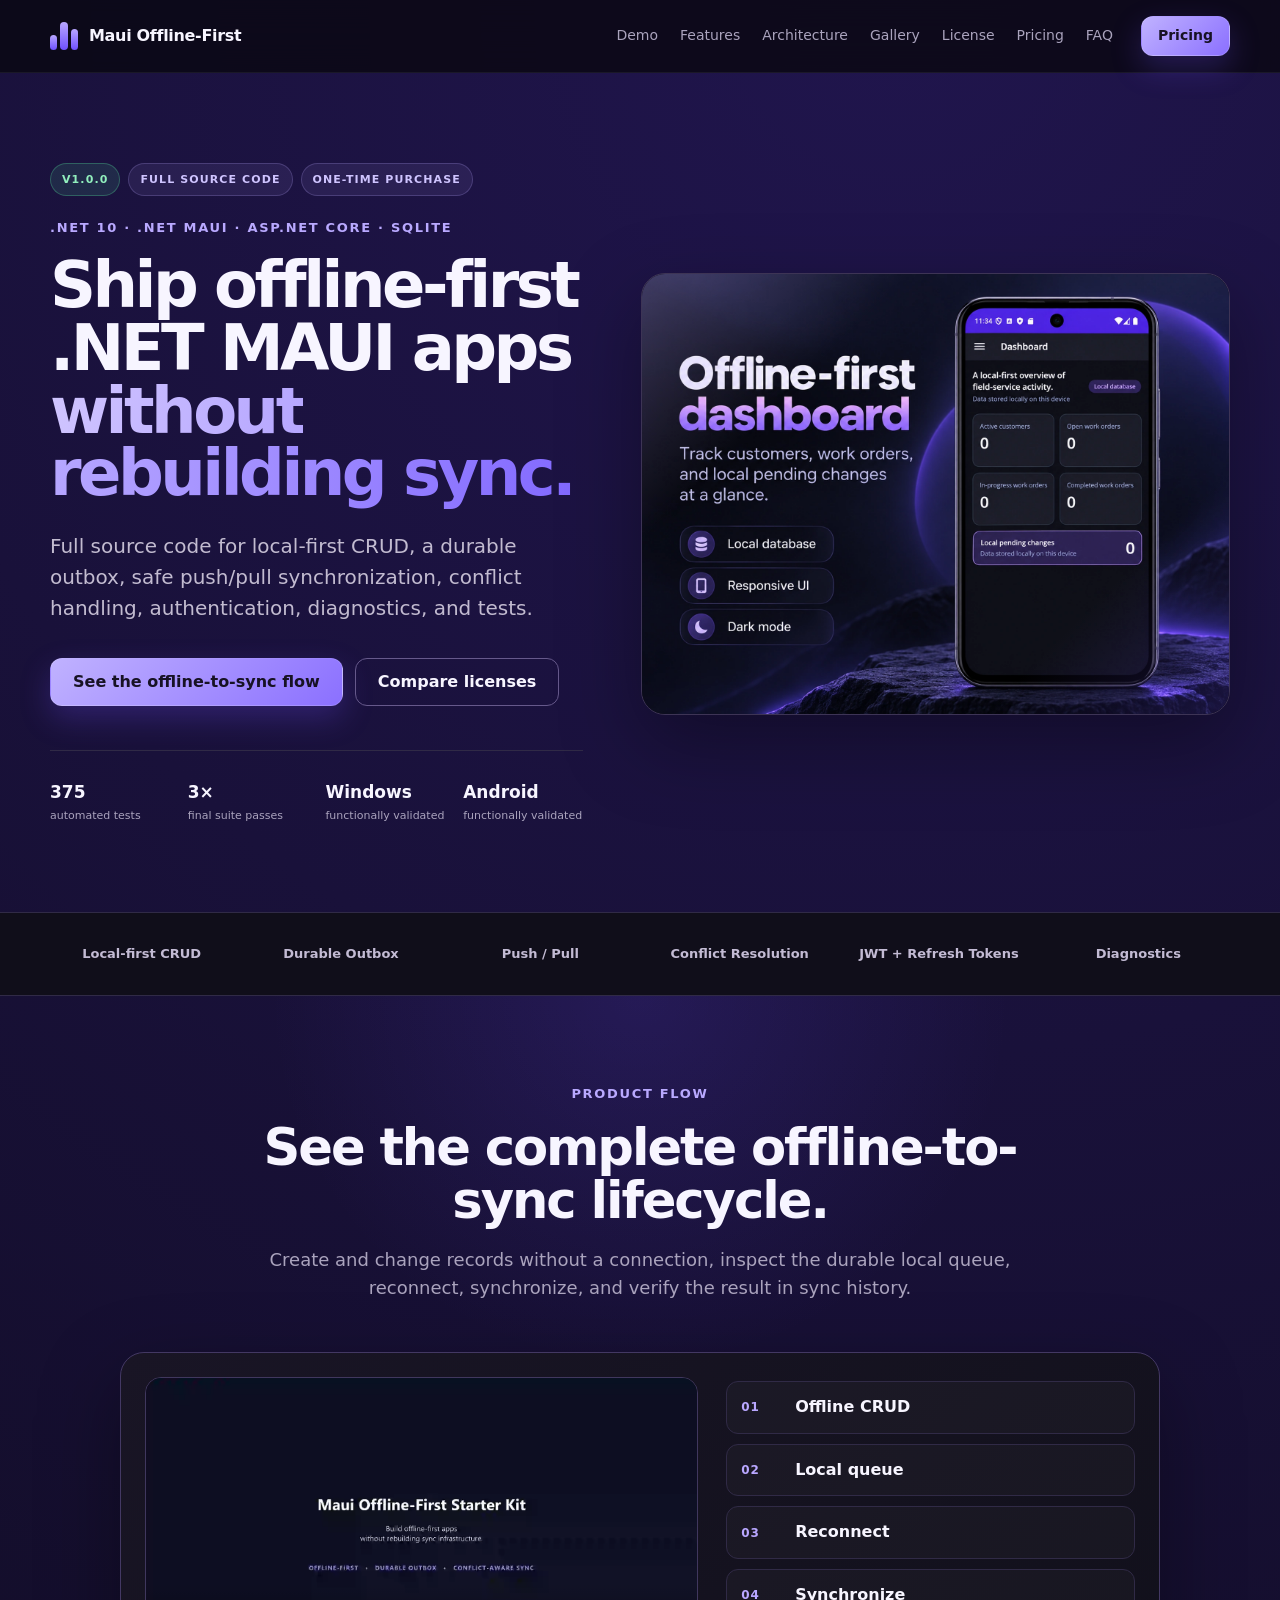
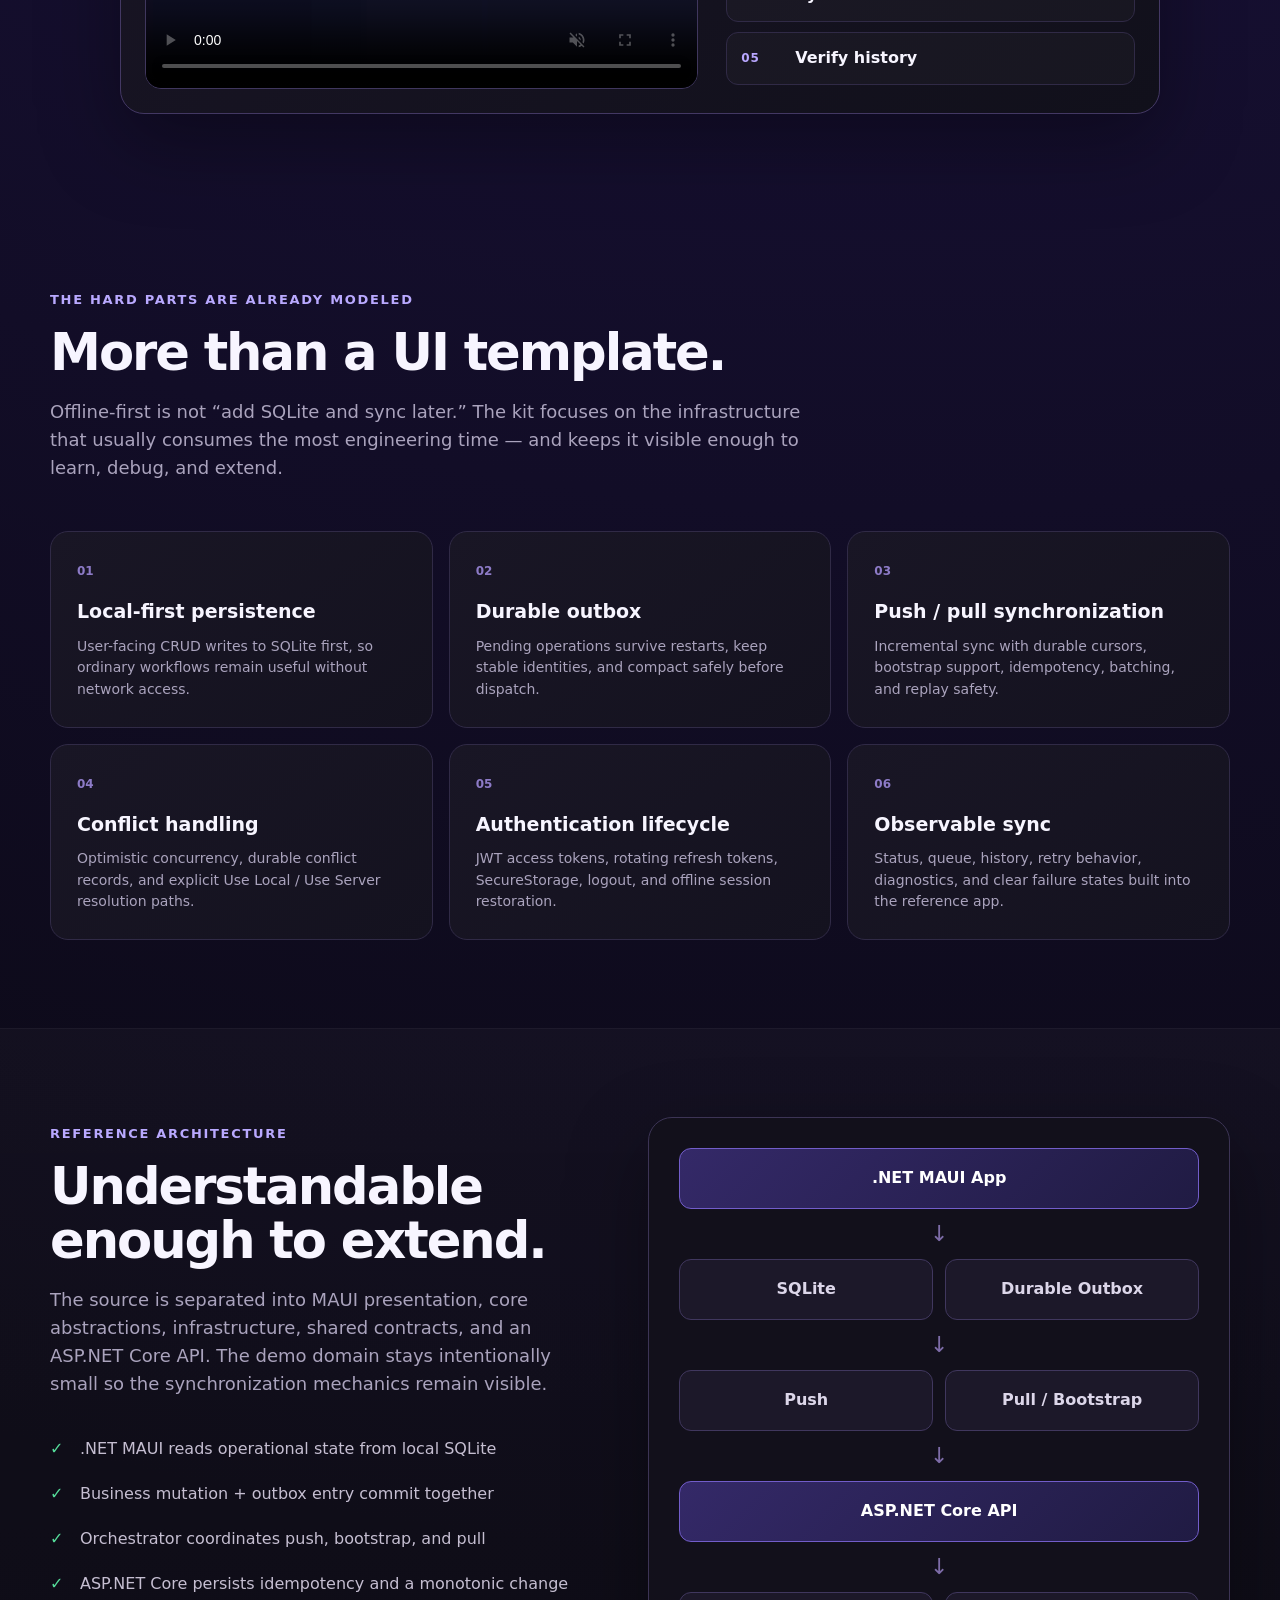
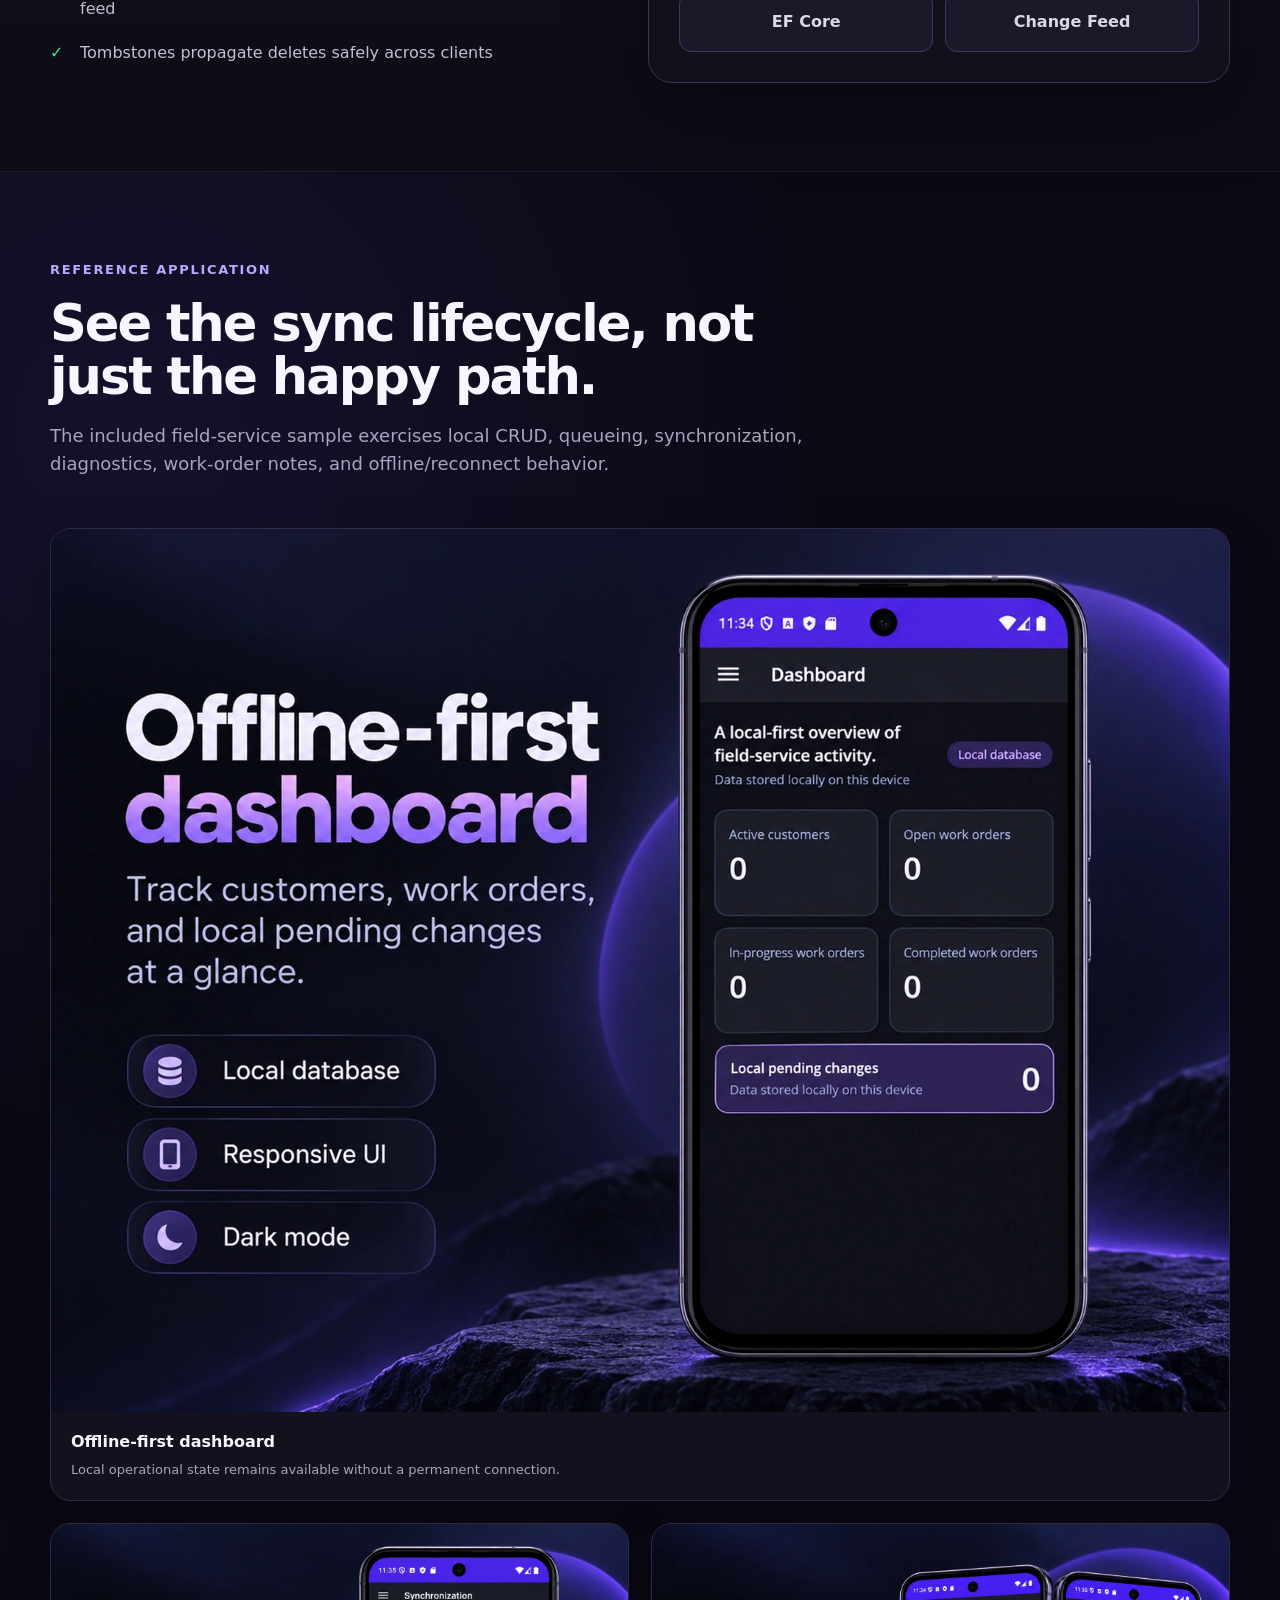
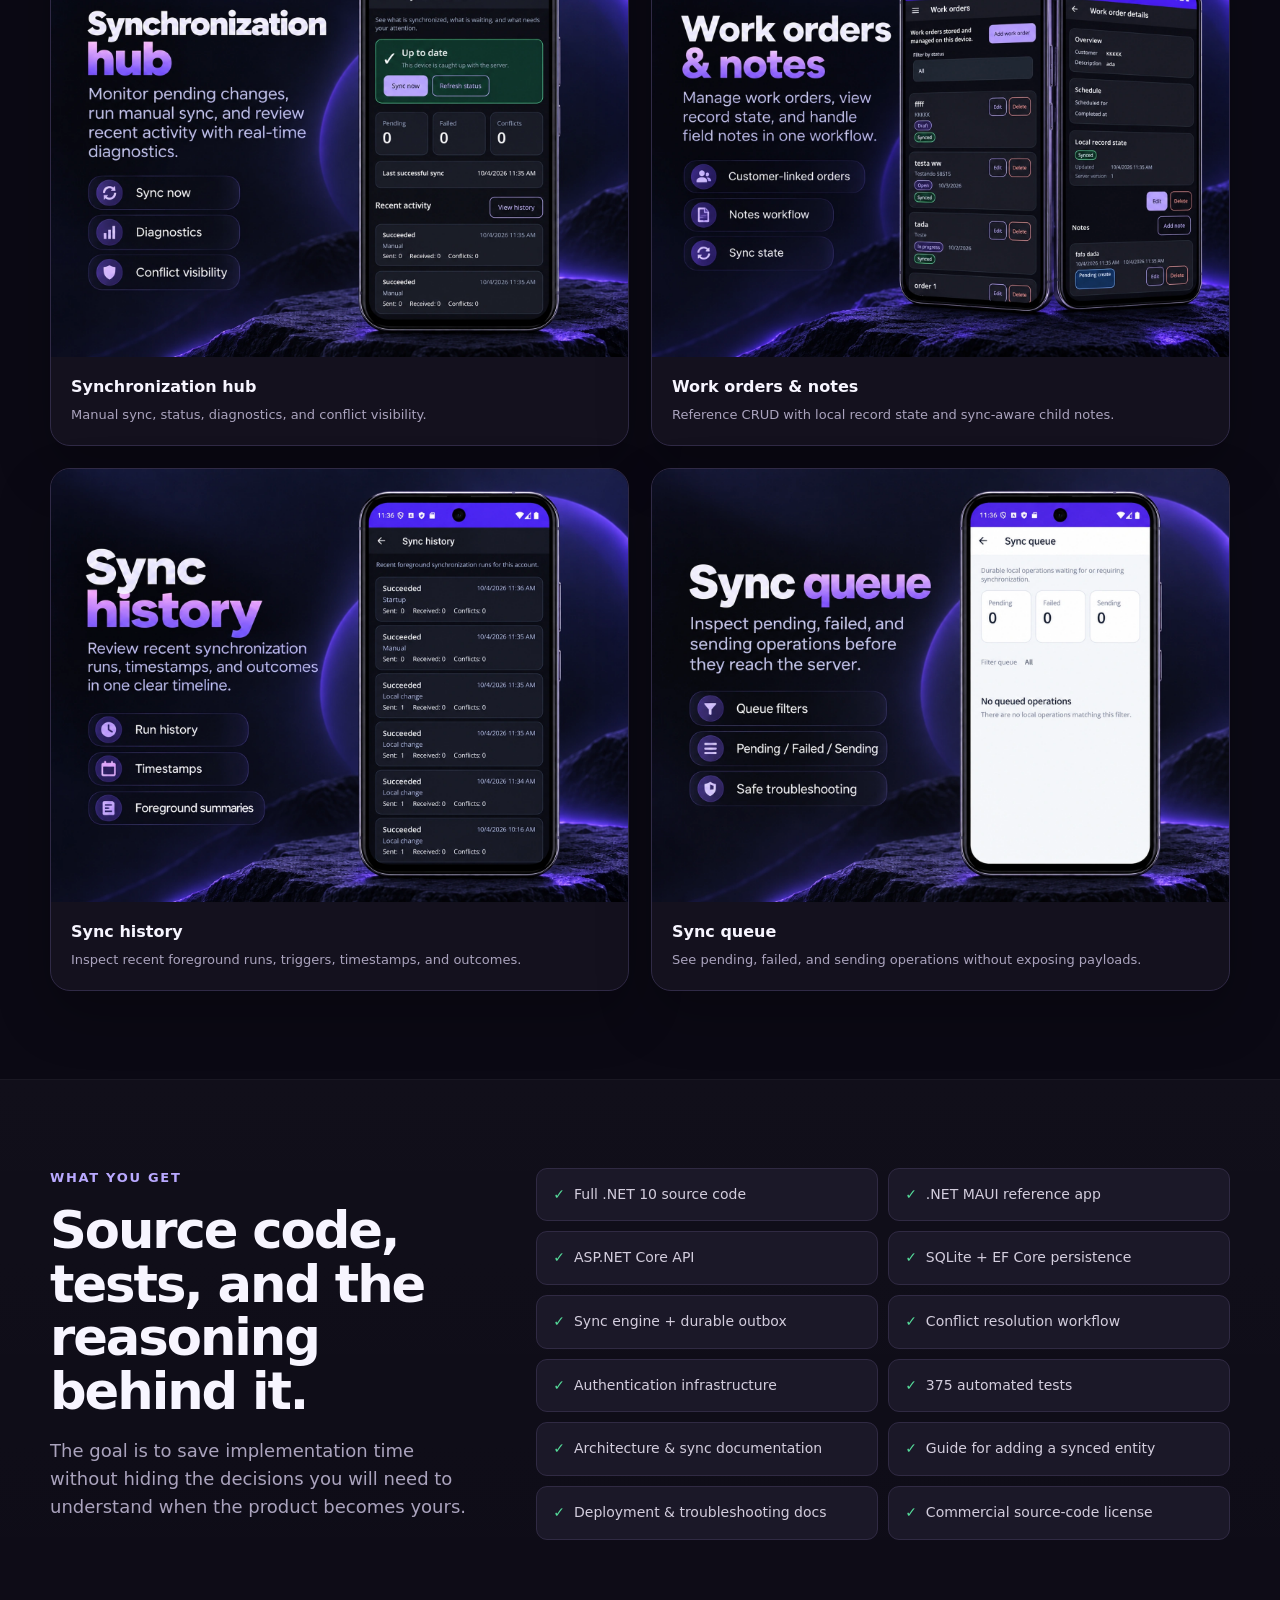
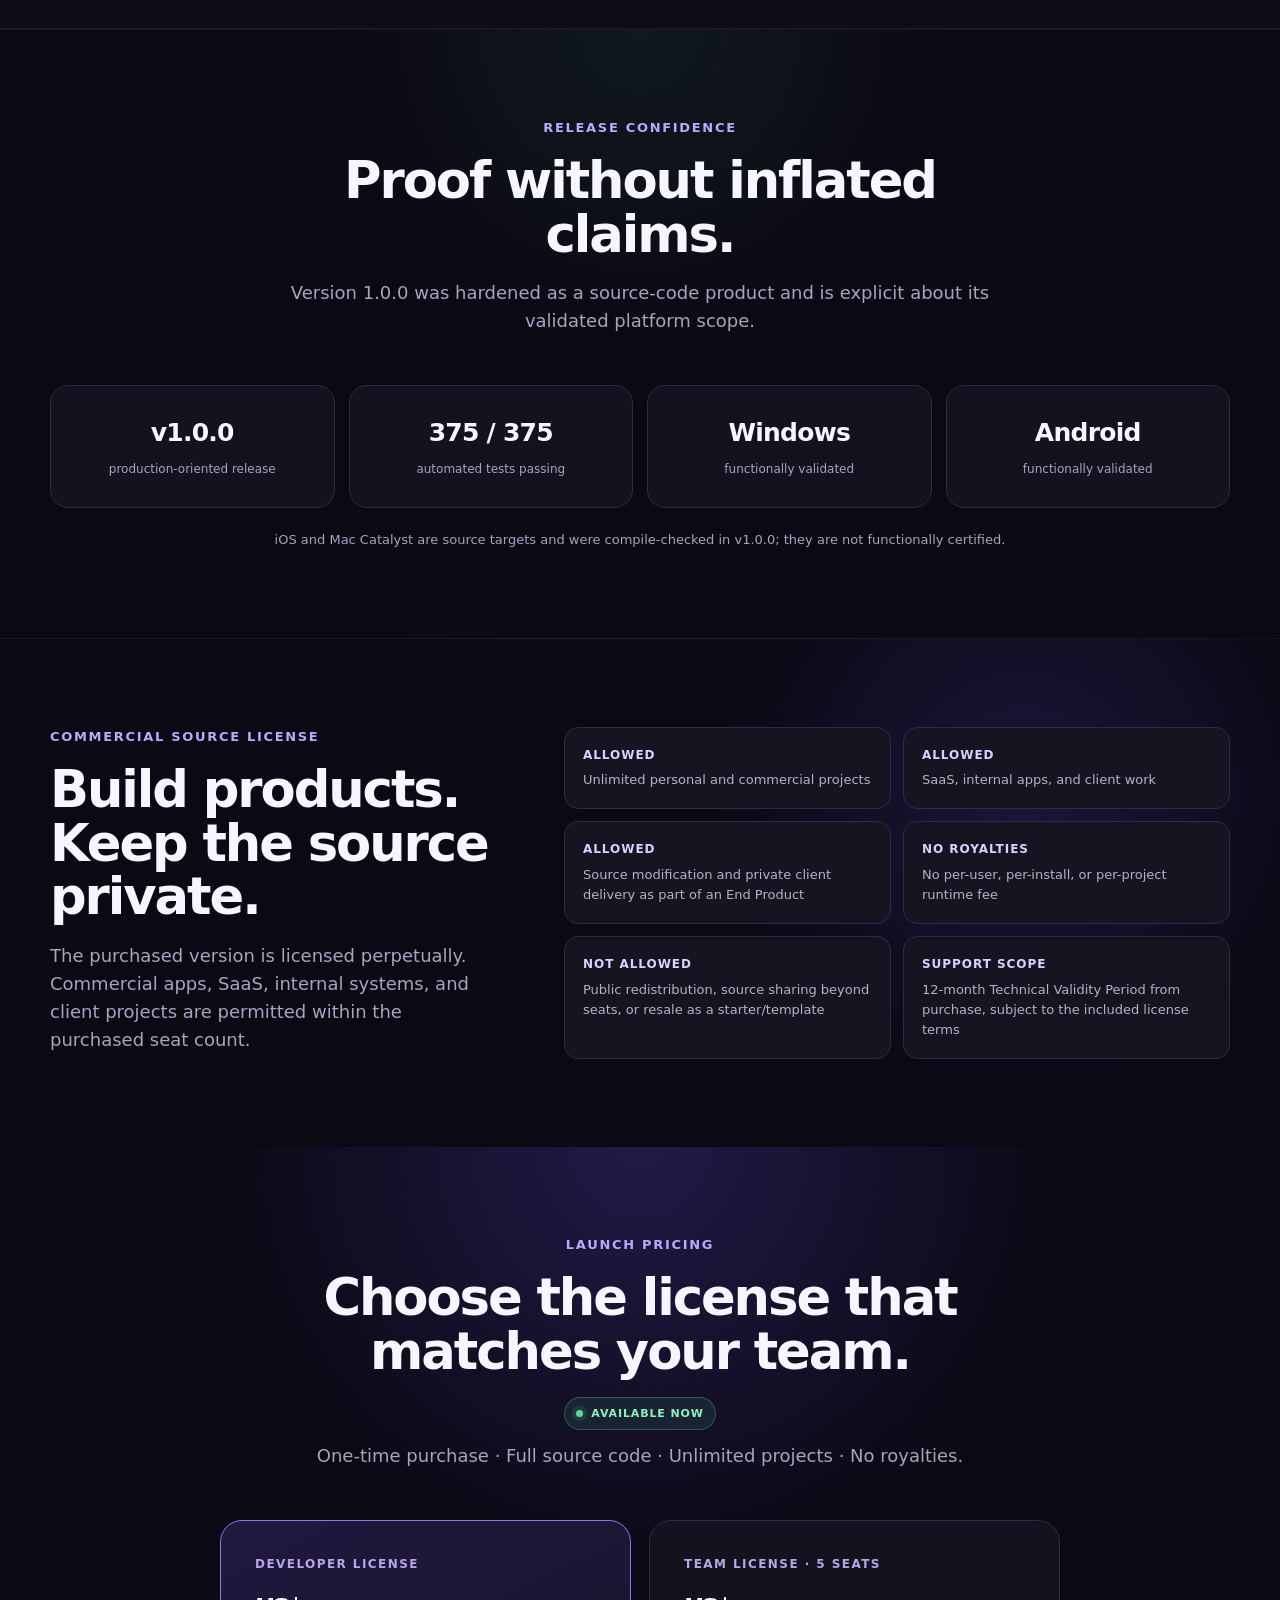
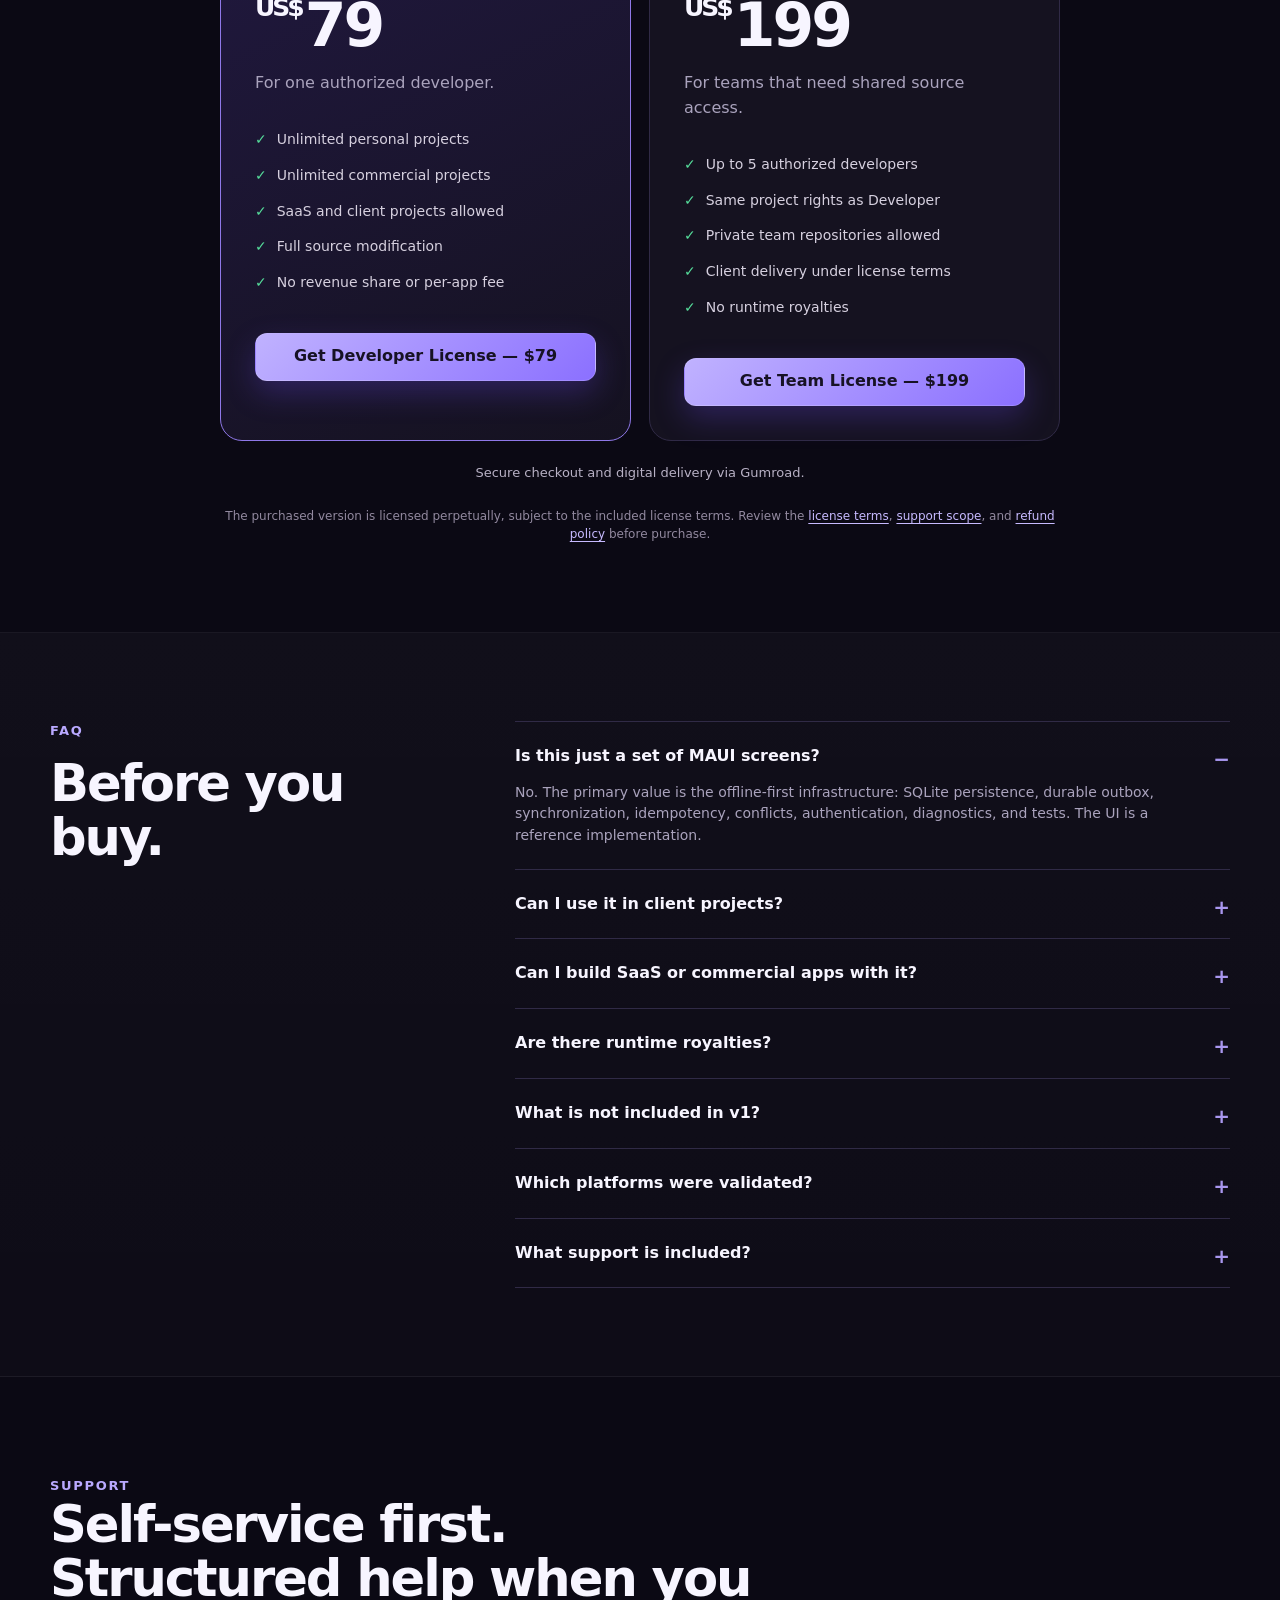
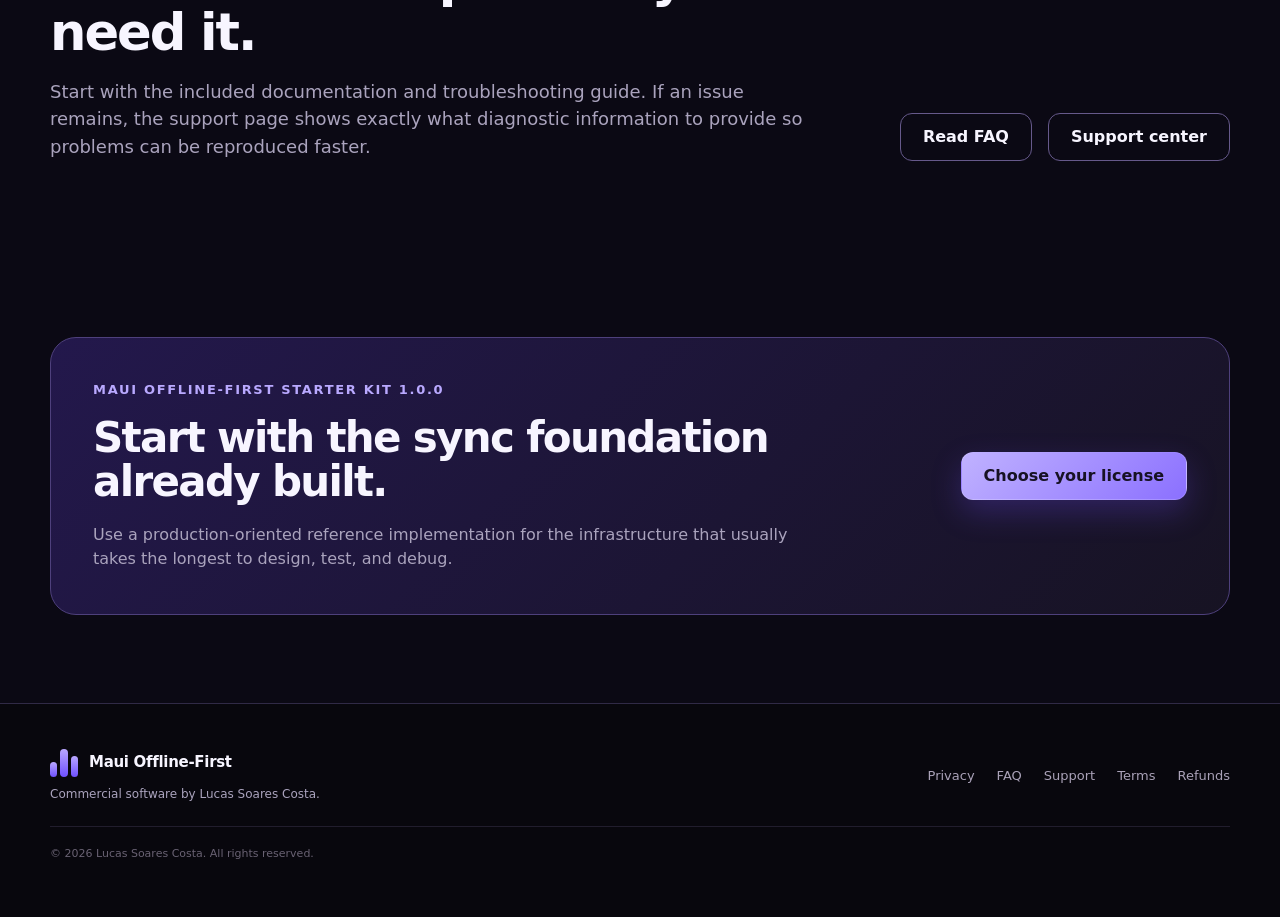
<file: index.html>
<!doctype html>
<html lang="en">

<head>
  <meta charset="utf-8">
  <meta name="viewport" content="width=device-width, initial-scale=1">
  <title>Maui Offline-First Starter Kit — .NET MAUI + ASP.NET Core</title>
  <meta name="description"
    content="Production-oriented offline-first infrastructure for .NET MAUI and ASP.NET Core: SQLite, durable outbox, push/pull sync, conflict handling, authentication, diagnostics, and 375 automated tests.">
  <meta name="theme-color" content="#0b0914">
  <meta name="robots" content="index,follow">
  <link rel="icon" href="assets/favicon.svg" type="image/svg+xml">
  <link rel="canonical" href="https://lucascosta19.github.io/maui-offline-first-starter-kit/">
  <meta property="og:title" content="Maui Offline-First Starter Kit">
  <meta property="og:description"
    content="Build .NET MAUI apps that keep working offline — without designing the sync engine from scratch.">
  <meta property="og:type" content="website">
  <meta property="og:url" content="https://lucascosta19.github.io/maui-offline-first-starter-kit/">
  <meta property="og:image"
    content="https://lucascosta19.github.io/maui-offline-first-starter-kit/assets/media-dashboard.webp">
  <meta property="og:video"
    content="https://lucascosta19.github.io/maui-offline-first-starter-kit/assets/MauiOfflineFirstKit-1.0.0-demo-web.mp4">
  <meta property="og:video:type" content="video/mp4">
  <meta property="og:video:width" content="1600">
  <meta property="og:video:height" content="900">
  <meta name="twitter:card" content="summary_large_image">
  <meta name="twitter:title" content="Maui Offline-First Starter Kit">
  <meta name="twitter:description"
    content="Production-oriented offline-first infrastructure for .NET MAUI + ASP.NET Core.">
  <meta name="twitter:image"
    content="https://lucascosta19.github.io/maui-offline-first-starter-kit/assets/media-dashboard.webp">
  <link rel="stylesheet" href="styles.css">
</head>

<body>
  <header class="site-header">
    <div class="shell nav-wrap">
      <a class="brand" href="#top" aria-label="Maui Offline-First Starter Kit home">
        <span class="brand-mark" aria-hidden="true"><span></span><span></span><span></span></span>
        <span class="brand-name">Maui Offline-First</span>
      </a>
      <nav aria-label="Primary navigation">
        <a href="#demo">Demo</a>
        <a href="#features">Features</a>
        <a href="#architecture">Architecture</a>
        <a href="#gallery">Gallery</a>
        <a href="#license">License</a>
        <a href="#pricing">Pricing</a>
        <a href="#faq">FAQ</a>
      </nav>
      <details class="mobile-nav">
        <summary>Menu</summary>
        <div class="mobile-nav-panel">
          <a href="#demo">Demo</a>
          <a href="#features">Features</a>
          <a href="#architecture">Architecture</a>
          <a href="#license">License</a>
          <a href="#pricing">Pricing</a>
          <a href="#faq">FAQ</a>
        </div>
      </details>
      <a class="button small header-cta" href="#pricing">Pricing</a>
    </div>
  </header>

  <main id="top">
    <section class="hero section">
      <div class="shell hero-grid">
        <div class="hero-copy">
          <div class="badge-row">
            <span class="status-badge">v1.0.0</span>
            <span class="status-badge soft">Full source code</span>
            <span class="status-badge soft">One-time purchase</span>
          </div>
          <div class="eyebrow">.NET 10 · .NET MAUI · ASP.NET Core · SQLite</div>
          <h1>Ship offline-first .NET MAUI apps <span>without rebuilding sync.</span></h1>
          <p class="lead">Full source code for local-first CRUD, a durable outbox, safe push/pull synchronization,
            conflict handling, authentication, diagnostics, and tests.</p>
          <div class="hero-actions">
            <a class="button" href="#demo">See the offline-to-sync flow</a>
            <a class="button ghost" href="#pricing">Compare licenses</a>
          </div>
          <div class="proof-row" aria-label="Release highlights">
            <div><strong>375</strong><span>automated tests</span></div>
            <div><strong>3×</strong><span>final suite passes</span></div>
            <div><strong>Windows</strong><span>functionally validated</span></div>
            <div><strong>Android</strong><span>functionally validated</span></div>
          </div>
        </div>
        <div class="hero-media">
          <img src="assets/media-dashboard.webp" width="1600" height="1200"
            alt="Maui Offline-First Starter Kit dashboard promotional preview">
        </div>
      </div>
    </section>

    <section class="strip">
      <div class="shell strip-grid">
        <span>Local-first CRUD</span><span>Durable Outbox</span><span>Push / Pull</span><span>Conflict
          Resolution</span><span>JWT + Refresh Tokens</span><span>Diagnostics</span>
      </div>
    </section>

    <section id="demo" class="section demo-section">
      <div class="shell">
        <div class="section-heading centered">
          <div class="eyebrow">Product flow</div>
          <h2>See the complete offline-to-sync lifecycle.</h2>
          <p>Create and change records without a connection, inspect the durable local queue, reconnect, synchronize,
            and verify the result in sync history.</p>
        </div>
        <div class="demo-card">
          <div class="demo-preview">
            <video controls muted playsinline preload="metadata" poster="assets/maui-offline-first-demo-poster.webp"
              aria-label="68-second demonstration of offline CRUD, local queue, reconnection, synchronization, and sync history">
              <source src="assets/MauiOfflineFirstKit-1.0.0-demo-web.mp4" type="video/mp4">
              Your browser does not support HTML video. You can
              <a href="assets/MauiOfflineFirstKit-1.0.0-demo-web.mp4">download the demo video</a>.
            </video>
          </div>
          <ol class="demo-steps" aria-label="Offline-to-sync lifecycle">
            <li><strong>01</strong><span>Offline CRUD</span></li>
            <li><strong>02</strong><span>Local queue</span></li>
            <li><strong>03</strong><span>Reconnect</span></li>
            <li><strong>04</strong><span>Synchronize</span></li>
            <li><strong>05</strong><span>Verify history</span></li>
          </ol>
        </div>
      </div>
    </section>

    <section id="features" class="section">
      <div class="shell">
        <div class="section-heading">
          <div class="eyebrow">The hard parts are already modeled</div>
          <h2>More than a UI template.</h2>
          <p>Offline-first is not “add SQLite and sync later.” The kit focuses on the infrastructure that usually
            consumes the most engineering time — and keeps it visible enough to learn, debug, and extend.</p>
        </div>
        <div class="feature-grid">
          <article class="feature"><b>01</b>
            <h3>Local-first persistence</h3>
            <p>User-facing CRUD writes to SQLite first, so ordinary workflows remain useful without network access.</p>
          </article>
          <article class="feature"><b>02</b>
            <h3>Durable outbox</h3>
            <p>Pending operations survive restarts, keep stable identities, and compact safely before dispatch.</p>
          </article>
          <article class="feature"><b>03</b>
            <h3>Push / pull synchronization</h3>
            <p>Incremental sync with durable cursors, bootstrap support, idempotency, batching, and replay safety.</p>
          </article>
          <article class="feature"><b>04</b>
            <h3>Conflict handling</h3>
            <p>Optimistic concurrency, durable conflict records, and explicit Use Local / Use Server resolution paths.
            </p>
          </article>
          <article class="feature"><b>05</b>
            <h3>Authentication lifecycle</h3>
            <p>JWT access tokens, rotating refresh tokens, SecureStorage, logout, and offline session restoration.</p>
          </article>
          <article class="feature"><b>06</b>
            <h3>Observable sync</h3>
            <p>Status, queue, history, retry behavior, diagnostics, and clear failure states built into the reference
              app.</p>
          </article>
        </div>
      </div>
    </section>

    <section id="architecture" class="section section-muted">
      <div class="shell architecture-grid">
        <div>
          <div class="eyebrow">Reference architecture</div>
          <h2>Understandable enough to extend.</h2>
          <p class="section-copy">The source is separated into MAUI presentation, core abstractions, infrastructure,
            shared contracts, and an ASP.NET Core API. The demo domain stays intentionally small so the synchronization
            mechanics remain visible.</p>
          <ul class="check-list">
            <li>.NET MAUI reads operational state from local SQLite</li>
            <li>Business mutation + outbox entry commit together</li>
            <li>Orchestrator coordinates push, bootstrap, and pull</li>
            <li>ASP.NET Core persists idempotency and a monotonic change feed</li>
            <li>Tombstones propagate deletes safely across clients</li>
          </ul>
        </div>
        <div class="architecture-card" role="img"
          aria-label="Architecture flow from MAUI app through SQLite and Outbox to ASP.NET Core API">
          <div class="arch-node accent">.NET MAUI App</div>
          <div class="arch-arrow">↓</div>
          <div class="arch-row">
            <div class="arch-node">SQLite</div>
            <div class="arch-node">Durable Outbox</div>
          </div>
          <div class="arch-arrow">↓</div>
          <div class="arch-row">
            <div class="arch-node">Push</div>
            <div class="arch-node">Pull / Bootstrap</div>
          </div>
          <div class="arch-arrow">↓</div>
          <div class="arch-node accent">ASP.NET Core API</div>
          <div class="arch-arrow">↓</div>
          <div class="arch-row">
            <div class="arch-node">EF Core</div>
            <div class="arch-node">Change Feed</div>
          </div>
        </div>
      </div>
    </section>

    <section id="gallery" class="section gallery-section">
      <div class="shell">
        <div class="section-heading">
          <div class="eyebrow">Reference application</div>
          <h2>See the sync lifecycle, not just the happy path.</h2>
          <p>The included field-service sample exercises local CRUD, queueing, synchronization, diagnostics, work-order
            notes, and offline/reconnect behavior.</p>
        </div>
        <div class="gallery-grid">
          <figure class="media-card media-card-wide"><img src="assets/media-dashboard.webp" width="1600" height="1200"
              alt="Offline-first dashboard marketing image" loading="lazy">
            <figcaption><strong>Offline-first dashboard</strong><span>Local operational state remains available without
                a permanent connection.</span></figcaption>
          </figure>
          <figure class="media-card"><img src="assets/media-sync.webp" width="1600" height="1200"
              alt="Synchronization hub marketing image" loading="lazy">
            <figcaption><strong>Synchronization hub</strong><span>Manual sync, status, diagnostics, and conflict
                visibility.</span></figcaption>
          </figure>
          <figure class="media-card"><img src="assets/media-workorders.webp" width="1600" height="1200"
              alt="Work orders and notes marketing image" loading="lazy">
            <figcaption><strong>Work orders &amp; notes</strong><span>Reference CRUD with local record state and
                sync-aware child notes.</span></figcaption>
          </figure>
          <figure class="media-card"><img src="assets/media-history.webp" width="1600" height="1200"
              alt="Sync history marketing image" loading="lazy">
            <figcaption><strong>Sync history</strong><span>Inspect recent foreground runs, triggers, timestamps, and
                outcomes.</span></figcaption>
          </figure>
          <figure class="media-card"><img src="assets/media-queue.webp" width="1600" height="1200"
              alt="Sync queue marketing image" loading="lazy">
            <figcaption><strong>Sync queue</strong><span>See pending, failed, and sending operations without exposing
                payloads.</span></figcaption>
          </figure>
        </div>
      </div>
    </section>

    <section class="section section-muted">
      <div class="shell two-col">
        <div>
          <div class="eyebrow">What you get</div>
          <h2>Source code, tests, and the reasoning behind it.</h2>
          <p class="section-copy">The goal is to save implementation time without hiding the decisions you will need to
            understand when the product becomes yours.</p>
        </div>
        <div class="deliverables">
          <div>Full .NET 10 source code</div>
          <div>.NET MAUI reference app</div>
          <div>ASP.NET Core API</div>
          <div>SQLite + EF Core persistence</div>
          <div>Sync engine + durable outbox</div>
          <div>Conflict resolution workflow</div>
          <div>Authentication infrastructure</div>
          <div>375 automated tests</div>
          <div>Architecture & sync documentation</div>
          <div>Guide for adding a synced entity</div>
          <div>Deployment & troubleshooting docs</div>
          <div>Commercial source-code license</div>
        </div>
      </div>
    </section>

    <section class="section confidence-section section-muted">
      <div class="shell">
        <div class="section-heading centered">
          <div class="eyebrow">Release confidence</div>
          <h2>Proof without inflated claims.</h2>
          <p>Version 1.0.0 was hardened as a source-code product and is explicit about its validated platform scope.</p>
        </div>
        <div class="confidence-grid">
          <article><strong>v1.0.0</strong><span>production-oriented release</span></article>
          <article><strong>375 / 375</strong><span>automated tests passing</span></article>
          <article><strong>Windows</strong><span>functionally validated</span></article>
          <article><strong>Android</strong><span>functionally validated</span></article>
        </div>
        <p class="platform-note">iOS and Mac Catalyst are source targets and were compile-checked in v1.0.0; they are
          not functionally certified.</p>
      </div>
    </section>

    <section id="license" class="section license-section">
      <div class="shell license-grid">
        <div>
          <div class="eyebrow">Commercial source license</div>
          <h2>Build products. Keep the source private.</h2>
          <p class="section-copy">The purchased version is licensed perpetually. Commercial apps, SaaS, internal
            systems, and client projects are permitted within the purchased seat count.</p>
        </div>
        <div class="license-points">
          <div><strong>Allowed</strong><span>Unlimited personal and commercial projects</span></div>
          <div><strong>Allowed</strong><span>SaaS, internal apps, and client work</span></div>
          <div><strong>Allowed</strong><span>Source modification and private client delivery as part of an End
              Product</span></div>
          <div><strong>No royalties</strong><span>No per-user, per-install, or per-project runtime fee</span></div>
          <div><strong>Not allowed</strong><span>Public redistribution, source sharing beyond seats, or resale as a
              starter/template</span></div>
          <div><strong>Support scope</strong><span>12-month Technical Validity Period from purchase, subject to the
              included license terms</span></div>
        </div>
      </div>
    </section>

    <section id="pricing" class="section pricing-section">
      <div class="shell">
        <div class="section-heading centered">
          <div class="eyebrow">Launch pricing</div>
          <h2>Choose the license that matches your team.</h2>
          <div class="live-status" role="status"><span class="live-dot" aria-hidden="true"></span> Available now</div>
          <p class="pricing-lead">One-time purchase · Full source code · Unlimited projects · No royalties.</p>
        </div>
        <div class="pricing-grid">
          <article class="price-card featured">
            <div class="price-label">Developer License</div>
            <div class="price"><span>US$</span>79</div>
            <p>For one authorized developer.</p>
            <ul>
              <li>Unlimited personal projects</li>
              <li>Unlimited commercial projects</li>
              <li>SaaS and client projects allowed</li>
              <li>Full source modification</li>
              <li>No revenue share or per-app fee</li>
            </ul>
            <a class="button purchase-button"
              href="https://lucassoares34.gumroad.com/l/maui-offline-first-starter-kit?option=l7nQNAxDZfQpfjhwpVNjSw%3D%3D"
              target="_blank"
              rel="noopener noreferrer">
              Get Developer License — $79
            </a>
          </article>
          <article class="price-card">
            <div class="price-label">Team License · 5 seats</div>
            <div class="price"><span>US$</span>199</div>
            <p>For teams that need shared source access.</p>
            <ul>
              <li>Up to 5 authorized developers</li>
              <li>Same project rights as Developer</li>
              <li>Private team repositories allowed</li>
              <li>Client delivery under license terms</li>
              <li>No runtime royalties</li>
            </ul>
            <a class="button purchase-button"
              href="https://lucassoares34.gumroad.com/l/maui-offline-first-starter-kit?option=QP60flRto5H9uLiBRCoHxw%3D%3D"
              target="_blank"
              rel="noopener noreferrer">
              Get Team License — $199
            </a>
          </article>
        </div>
        <p class="checkout-note">Secure checkout and digital delivery via Gumroad.</p>
        <p class="license-note">The purchased version is licensed perpetually, subject to the included license terms.
          Review the <a href="terms.html">license terms</a>, <a href="support.html">support scope</a>, and <a
            href="refund.html">refund policy</a> before purchase.</p>
      </div>
    </section>

    <section id="faq" class="section section-muted">
      <div class="shell faq-layout">
        <div>
          <div class="eyebrow">FAQ</div>
          <h2>Before you buy.</h2>
        </div>
        <div class="faq-list">
          <details open>
            <summary>Is this just a set of MAUI screens?</summary>
            <p>No. The primary value is the offline-first infrastructure: SQLite persistence, durable outbox,
              synchronization, idempotency, conflicts, authentication, diagnostics, and tests. The UI is a reference
              implementation.</p>
          </details>
          <details>
            <summary>Can I use it in client projects?</summary>
            <p>Yes. The commercial license permits client projects and private source delivery as part of an End
              Product. It does not grant the client general rights to reuse the Starter Kit as a base for unrelated
              projects.</p>
          </details>
          <details>
            <summary>Can I build SaaS or commercial apps with it?</summary>
            <p>Yes. Commercial apps, SaaS, internal systems, mobile, desktop, web/backend integrations, and client work
              are permitted under the purchased license.</p>
          </details>
          <details>
            <summary>Are there runtime royalties?</summary>
            <p>No. There is no revenue share, per-user, per-install, or per-project runtime fee within the rights of the
              purchased license.</p>
          </details>
          <details>
            <summary>What is not included in v1?</summary>
            <p>Guaranteed background synchronization, attachments/media synchronization, push notifications, realtime
              sync, and functional Apple-platform certification are not included in version 1.0.0.</p>
          </details>
          <details>
            <summary>Which platforms were validated?</summary>
            <p>Windows and Android were functionally validated for the 1.0.0 release. iOS and Mac Catalyst remain source
              targets and were compile-checked, but are not functionally certified in v1.</p>
          </details>
          <details>
            <summary>What support is included?</summary>
            <p>The purchased version has a 12-month Technical Validity Period from the Purchase Date with reasonable
              technical assistance as described in the Commercial License. It does not include a 24/7 SLA, lifetime
              support, or custom development.</p>
          </details>
        </div>
      </div>
    </section>

    <section class="section section-support">
      <div class="shell support-grid">
        <div class="section-heading">
          <span class="eyebrow">Support</span>
          <h2>Self-service first. Structured help when you need it.</h2>
          <p>Start with the included documentation and troubleshooting guide. If an issue remains, the support page
            shows exactly what diagnostic information to provide so problems can be reproduced faster.</p>
        </div>
        <div class="cta-row">
          <a class="button ghost" href="faq.html">Read FAQ</a>
          <a class="button ghost" href="support.html">Support center</a>
        </div>
      </div>
    </section>

    <section class="section final-cta">
      <div class="shell cta-card">
        <div>
          <div class="eyebrow">Maui Offline-First Starter Kit 1.0.0</div>
          <h2>Start with the sync foundation already built.</h2>
          <p>Use a production-oriented reference implementation for the infrastructure that usually takes the longest
            to design, test, and debug.</p>
        </div>
        <a class="button" href="#pricing">Choose your license</a>
      </div>
    </section>

  </main>

  <footer>
    <div class="shell footer-grid">
      <div>
        <div class="brand footer-brand"><span class="brand-mark"
            aria-hidden="true"><span></span><span></span><span></span></span><span>Maui Offline-First</span></div>
        <p>Commercial software by Lucas Soares Costa.</p>
      </div>
      <div class="footer-links"><a href="privacy.html">Privacy</a>
        <a href="faq.html">FAQ</a>
        <a href="support.html">Support</a><a href="terms.html">Terms</a><a href="refund.html">Refunds</a>
      </div>
      <div class="copyright">© 2026 Lucas Soares Costa. All rights reserved.</div>
    </div>
  </footer>
  <script>
    document.querySelectorAll('.mobile-nav a').forEach((link) => {
      link.addEventListener('click', () => link.closest('details').removeAttribute('open'));
    });
  </script>
</body>

</html>
</file>
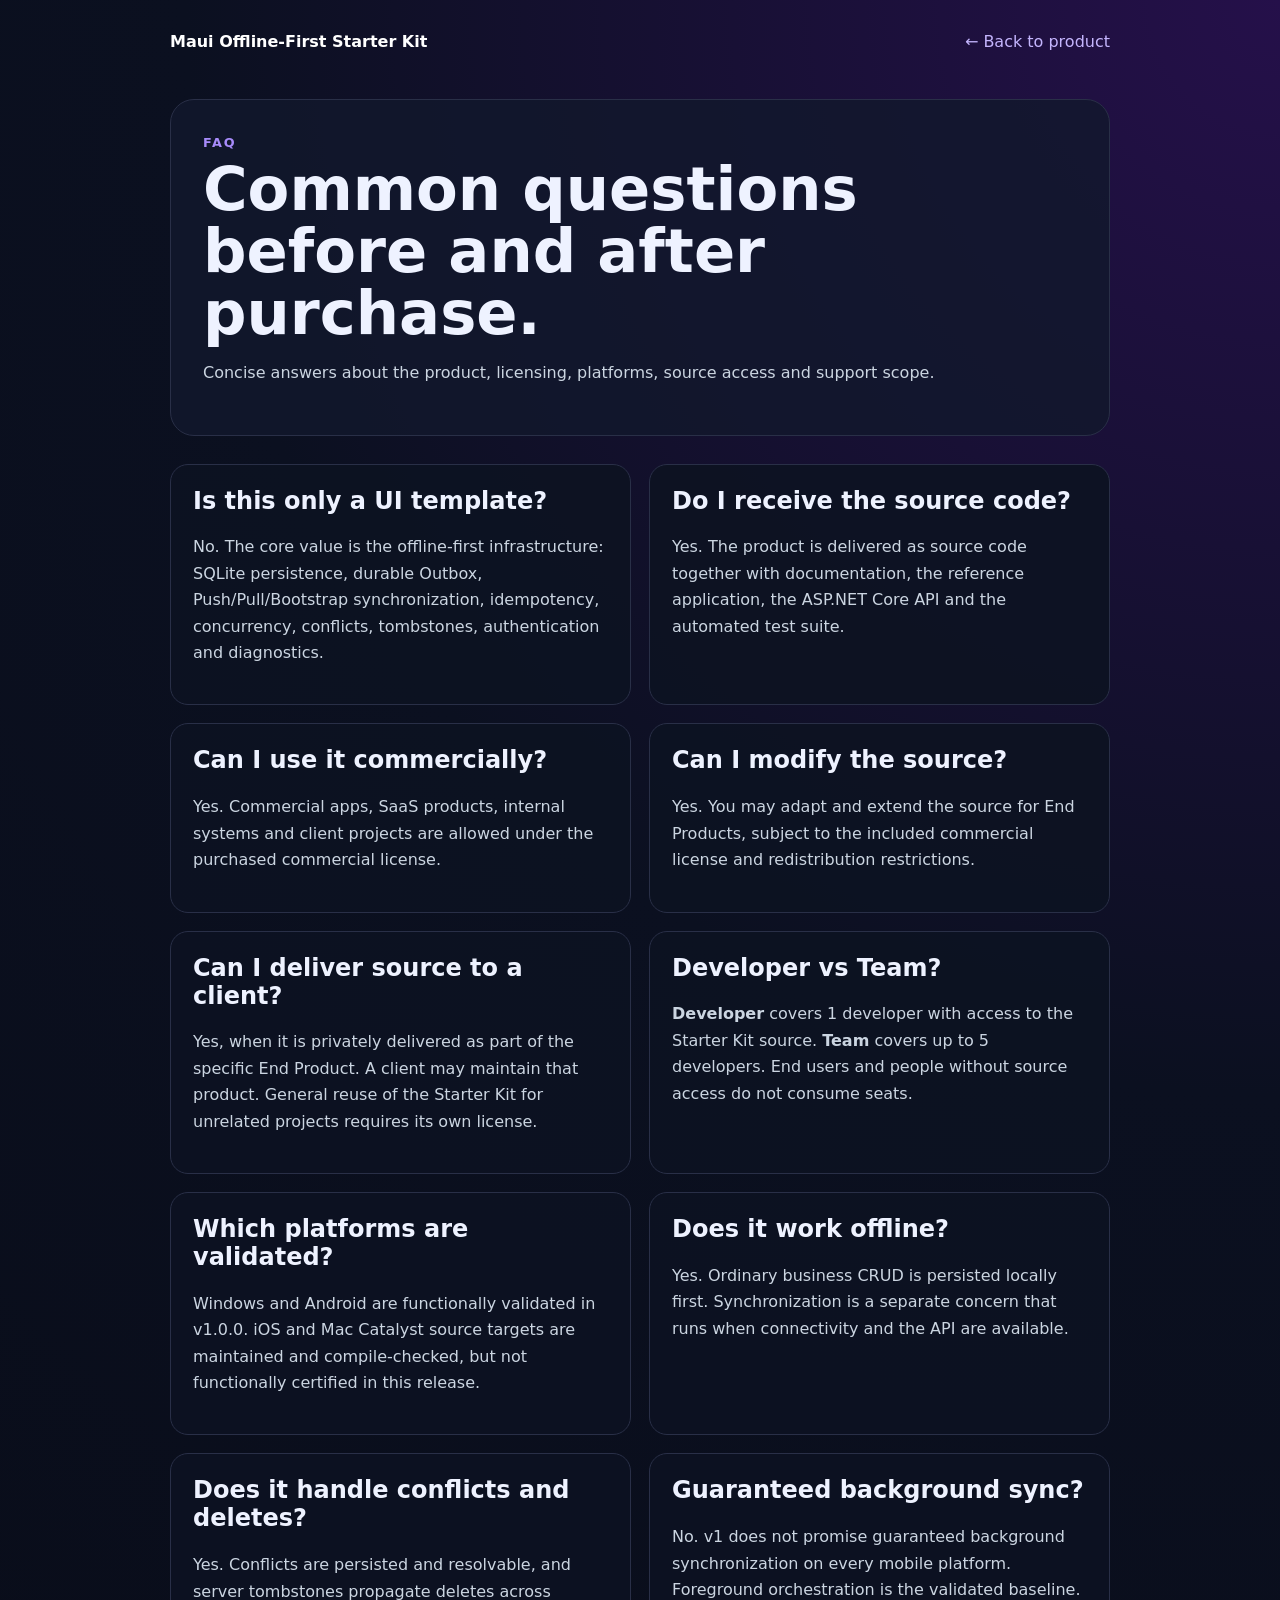
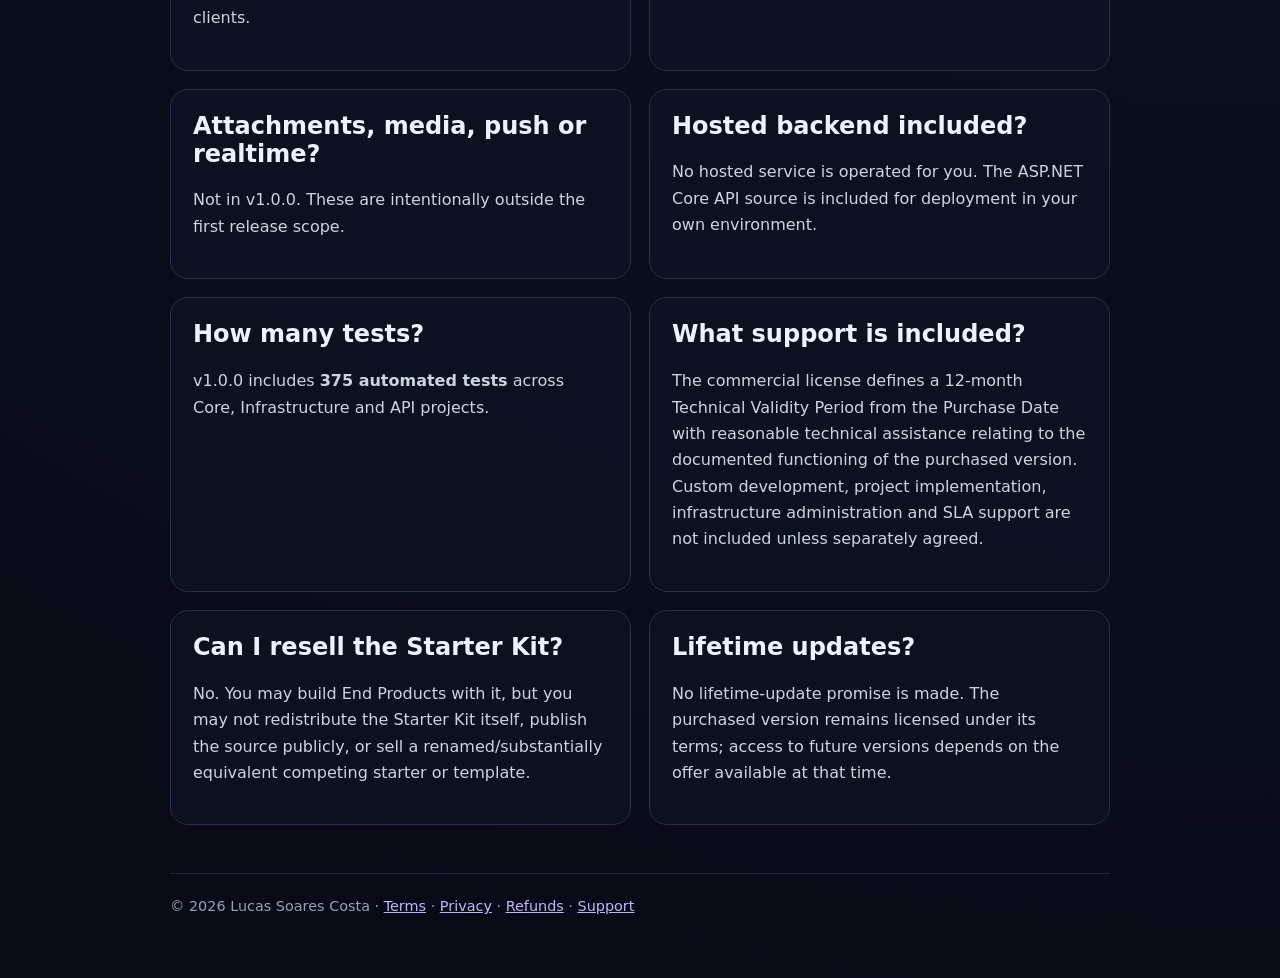
<file: faq.html>
<!doctype html>
<html lang="en">
<head>
<meta charset="utf-8">
<meta name="viewport" content="width=device-width,initial-scale=1">
<title>FAQ — Maui Offline-First Starter Kit</title>
<meta name="description" content="Frequently asked questions about licensing, platforms, offline-first behavior, support and source-code delivery.">

<style>
  :root{color-scheme:dark;background:#0b1020;color:#eef2ff;font-family:Inter,ui-sans-serif,system-ui,-apple-system,BlinkMacSystemFont,"Segoe UI",sans-serif}
  *{box-sizing:border-box}
  body{margin:0;background:radial-gradient(circle at top right,#25104a 0,#0b1020 38%,#080b16 100%);color:#eef2ff}
  a{color:#c4b5fd}
  .wrap{max-width:980px;margin:0 auto;padding:32px 20px 64px}
  .top{display:flex;justify-content:space-between;gap:18px;align-items:center;margin-bottom:48px}
  .brand{font-weight:800;text-decoration:none;color:white}
  .back{text-decoration:none}
  .hero{padding:32px;border:1px solid #292f47;background:rgba(18,24,44,.82);border-radius:24px;margin-bottom:28px}
  .eyebrow{font-size:.8rem;letter-spacing:.14em;text-transform:uppercase;color:#a78bfa;font-weight:800}
  h1{font-size:clamp(2rem,5vw,3.8rem);line-height:1.02;margin:.45rem 0 1rem}
  h2{margin-top:0}
  h3{margin-bottom:.35rem}
  p,li{line-height:1.65;color:#cbd5e1}
  .grid{display:grid;grid-template-columns:repeat(2,minmax(0,1fr));gap:18px}
  .card{padding:22px;border:1px solid #292f47;background:rgba(13,18,34,.9);border-radius:18px}
  .full{grid-column:1/-1}
  .tag{display:inline-block;padding:.35rem .65rem;border-radius:999px;background:#241642;border:1px solid #6d4dc5;color:#ddd6fe;font-size:.85rem;margin:.2rem .25rem .2rem 0}
  code,pre{font-family:"SFMono-Regular",Consolas,monospace}
  pre{white-space:pre-wrap;padding:16px;border-radius:14px;background:#070b14;border:1px solid #252b3e;color:#dbeafe;overflow:auto}
  .notice{padding:16px;border-left:4px solid #8b5cf6;background:#161229;border-radius:10px}
  footer{margin-top:48px;padding-top:24px;border-top:1px solid #252b3e;color:#94a3b8;font-size:.9rem}
  @media(max-width:720px){.grid{grid-template-columns:1fr}.top{align-items:flex-start;flex-direction:column}}
</style>

</head>
<body>
<div class="wrap">
  <div class="top">
    <a class="brand" href="index.html">Maui Offline-First Starter Kit</a>
    <a class="back" href="index.html">← Back to product</a>
  </div>

  <section class="hero">
    <span class="eyebrow">FAQ</span>
    <h1>Common questions before and after purchase.</h1>
    <p>Concise answers about the product, licensing, platforms, source access and support scope.</p>
  </section>

  <div class="grid">
    <article class="card">
      <h2>Is this only a UI template?</h2>
      <p>No. The core value is the offline-first infrastructure: SQLite persistence, durable Outbox, Push/Pull/Bootstrap synchronization, idempotency, concurrency, conflicts, tombstones, authentication and diagnostics.</p>
    </article>
    <article class="card">
      <h2>Do I receive the source code?</h2>
      <p>Yes. The product is delivered as source code together with documentation, the reference application, the ASP.NET Core API and the automated test suite.</p>
    </article>
    <article class="card">
      <h2>Can I use it commercially?</h2>
      <p>Yes. Commercial apps, SaaS products, internal systems and client projects are allowed under the purchased commercial license.</p>
    </article>
    <article class="card">
      <h2>Can I modify the source?</h2>
      <p>Yes. You may adapt and extend the source for End Products, subject to the included commercial license and redistribution restrictions.</p>
    </article>
    <article class="card">
      <h2>Can I deliver source to a client?</h2>
      <p>Yes, when it is privately delivered as part of the specific End Product. A client may maintain that product. General reuse of the Starter Kit for unrelated projects requires its own license.</p>
    </article>
    <article class="card">
      <h2>Developer vs Team?</h2>
      <p><strong>Developer</strong> covers 1 developer with access to the Starter Kit source. <strong>Team</strong> covers up to 5 developers. End users and people without source access do not consume seats.</p>
    </article>
    <article class="card">
      <h2>Which platforms are validated?</h2>
      <p>Windows and Android are functionally validated in v1.0.0. iOS and Mac Catalyst source targets are maintained and compile-checked, but not functionally certified in this release.</p>
    </article>
    <article class="card">
      <h2>Does it work offline?</h2>
      <p>Yes. Ordinary business CRUD is persisted locally first. Synchronization is a separate concern that runs when connectivity and the API are available.</p>
    </article>
    <article class="card">
      <h2>Does it handle conflicts and deletes?</h2>
      <p>Yes. Conflicts are persisted and resolvable, and server tombstones propagate deletes across clients.</p>
    </article>
    <article class="card">
      <h2>Guaranteed background sync?</h2>
      <p>No. v1 does not promise guaranteed background synchronization on every mobile platform. Foreground orchestration is the validated baseline.</p>
    </article>
    <article class="card">
      <h2>Attachments, media, push or realtime?</h2>
      <p>Not in v1.0.0. These are intentionally outside the first release scope.</p>
    </article>
    <article class="card">
      <h2>Hosted backend included?</h2>
      <p>No hosted service is operated for you. The ASP.NET Core API source is included for deployment in your own environment.</p>
    </article>
    <article class="card">
      <h2>How many tests?</h2>
      <p>v1.0.0 includes <strong>375 automated tests</strong> across Core, Infrastructure and API projects.</p>
    </article>
    <article class="card">
      <h2>What support is included?</h2>
      <p>The commercial license defines a 12-month Technical Validity Period from the Purchase Date with reasonable technical assistance relating to the documented functioning of the purchased version. Custom development, project implementation, infrastructure administration and SLA support are not included unless separately agreed.</p>
    </article>
    <article class="card">
      <h2>Can I resell the Starter Kit?</h2>
      <p>No. You may build End Products with it, but you may not redistribute the Starter Kit itself, publish the source publicly, or sell a renamed/substantially equivalent competing starter or template.</p>
    </article>
    <article class="card">
      <h2>Lifetime updates?</h2>
      <p>No lifetime-update promise is made. The purchased version remains licensed under its terms; access to future versions depends on the offer available at that time.</p>
    </article>
  </div>

  <footer>
    © 2026 Lucas Soares Costa · <a href="terms.html">Terms</a> · <a href="privacy.html">Privacy</a> · <a href="refund.html">Refunds</a> · <a href="support.html">Support</a>
  </footer>
</div>
</body>
</html>
</file>
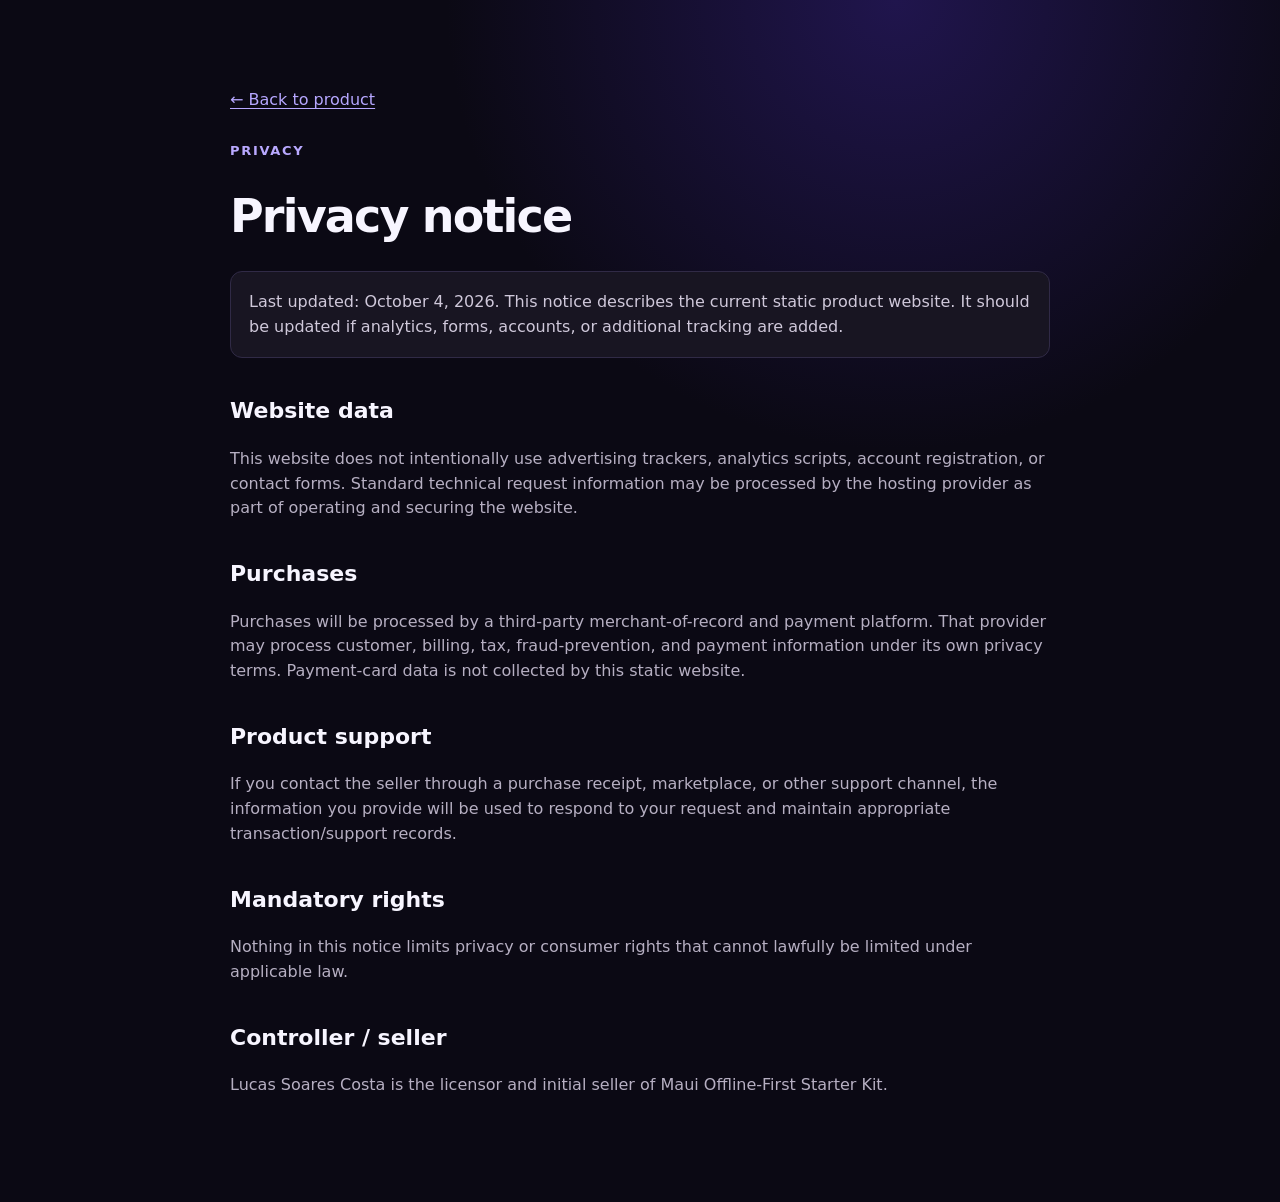
<file: privacy.html>
<!doctype html><html lang="en"><head><meta charset="utf-8"><meta name="viewport" content="width=device-width,initial-scale=1"><title>Privacy — Maui Offline-First Starter Kit</title><link rel="stylesheet" href="styles.css"></head><body><main class="section"><div class="shell legal"><a class="back-link" href="index.html">← Back to product</a><div class="eyebrow">Privacy</div><h1>Privacy notice</h1><p class="notice">Last updated: October 4, 2026. This notice describes the current static product website. It should be updated if analytics, forms, accounts, or additional tracking are added.</p><h2>Website data</h2><p>This website does not intentionally use advertising trackers, analytics scripts, account registration, or contact forms. Standard technical request information may be processed by the hosting provider as part of operating and securing the website.</p><h2>Purchases</h2><p>Purchases will be processed by a third-party merchant-of-record and payment platform. That provider may process customer, billing, tax, fraud-prevention, and payment information under its own privacy terms. Payment-card data is not collected by this static website.</p><h2>Product support</h2><p>If you contact the seller through a purchase receipt, marketplace, or other support channel, the information you provide will be used to respond to your request and maintain appropriate transaction/support records.</p><h2>Mandatory rights</h2><p>Nothing in this notice limits privacy or consumer rights that cannot lawfully be limited under applicable law.</p><h2>Controller / seller</h2><p>Lucas Soares Costa is the licensor and initial seller of Maui Offline-First Starter Kit.</p></div></main></body></html>
</file>
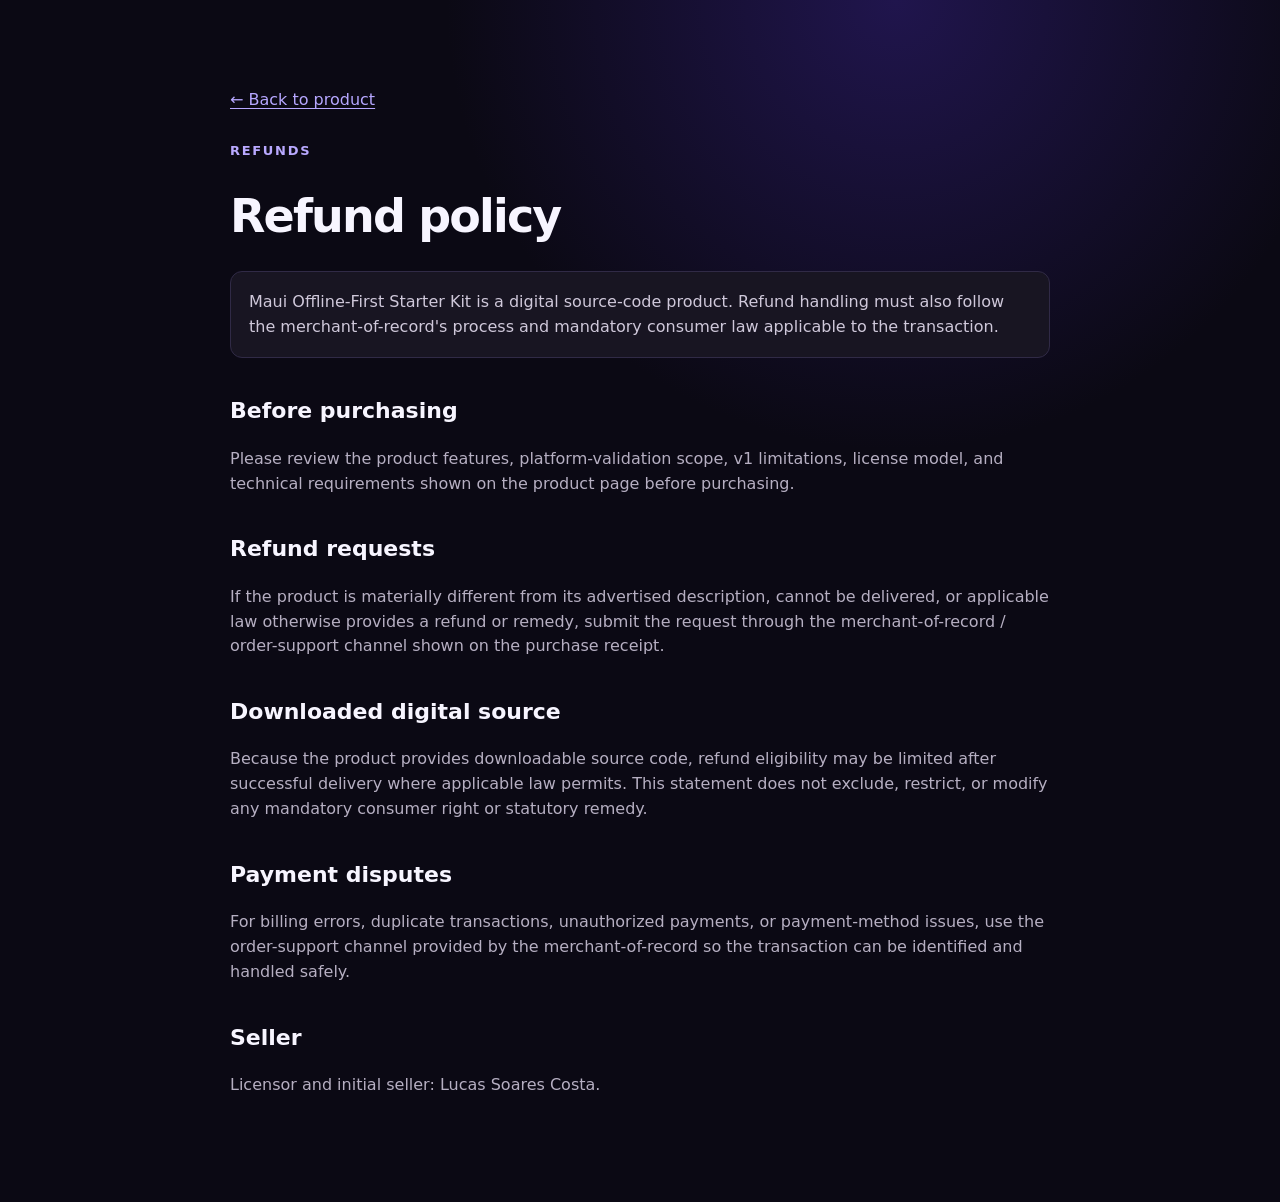
<file: refund.html>
<!doctype html><html lang="en"><head><meta charset="utf-8"><meta name="viewport" content="width=device-width,initial-scale=1"><title>Refunds — Maui Offline-First Starter Kit</title><link rel="stylesheet" href="styles.css"></head><body><main class="section"><div class="shell legal"><a class="back-link" href="index.html">← Back to product</a><div class="eyebrow">Refunds</div><h1>Refund policy</h1><p class="notice">Maui Offline-First Starter Kit is a digital source-code product. Refund handling must also follow the merchant-of-record's process and mandatory consumer law applicable to the transaction.</p><h2>Before purchasing</h2><p>Please review the product features, platform-validation scope, v1 limitations, license model, and technical requirements shown on the product page before purchasing.</p><h2>Refund requests</h2><p>If the product is materially different from its advertised description, cannot be delivered, or applicable law otherwise provides a refund or remedy, submit the request through the merchant-of-record / order-support channel shown on the purchase receipt.</p><h2>Downloaded digital source</h2><p>Because the product provides downloadable source code, refund eligibility may be limited after successful delivery where applicable law permits. This statement does not exclude, restrict, or modify any mandatory consumer right or statutory remedy.</p><h2>Payment disputes</h2><p>For billing errors, duplicate transactions, unauthorized payments, or payment-method issues, use the order-support channel provided by the merchant-of-record so the transaction can be identified and handled safely.</p><h2>Seller</h2><p>Licensor and initial seller: Lucas Soares Costa.</p></div></main></body></html>
</file>
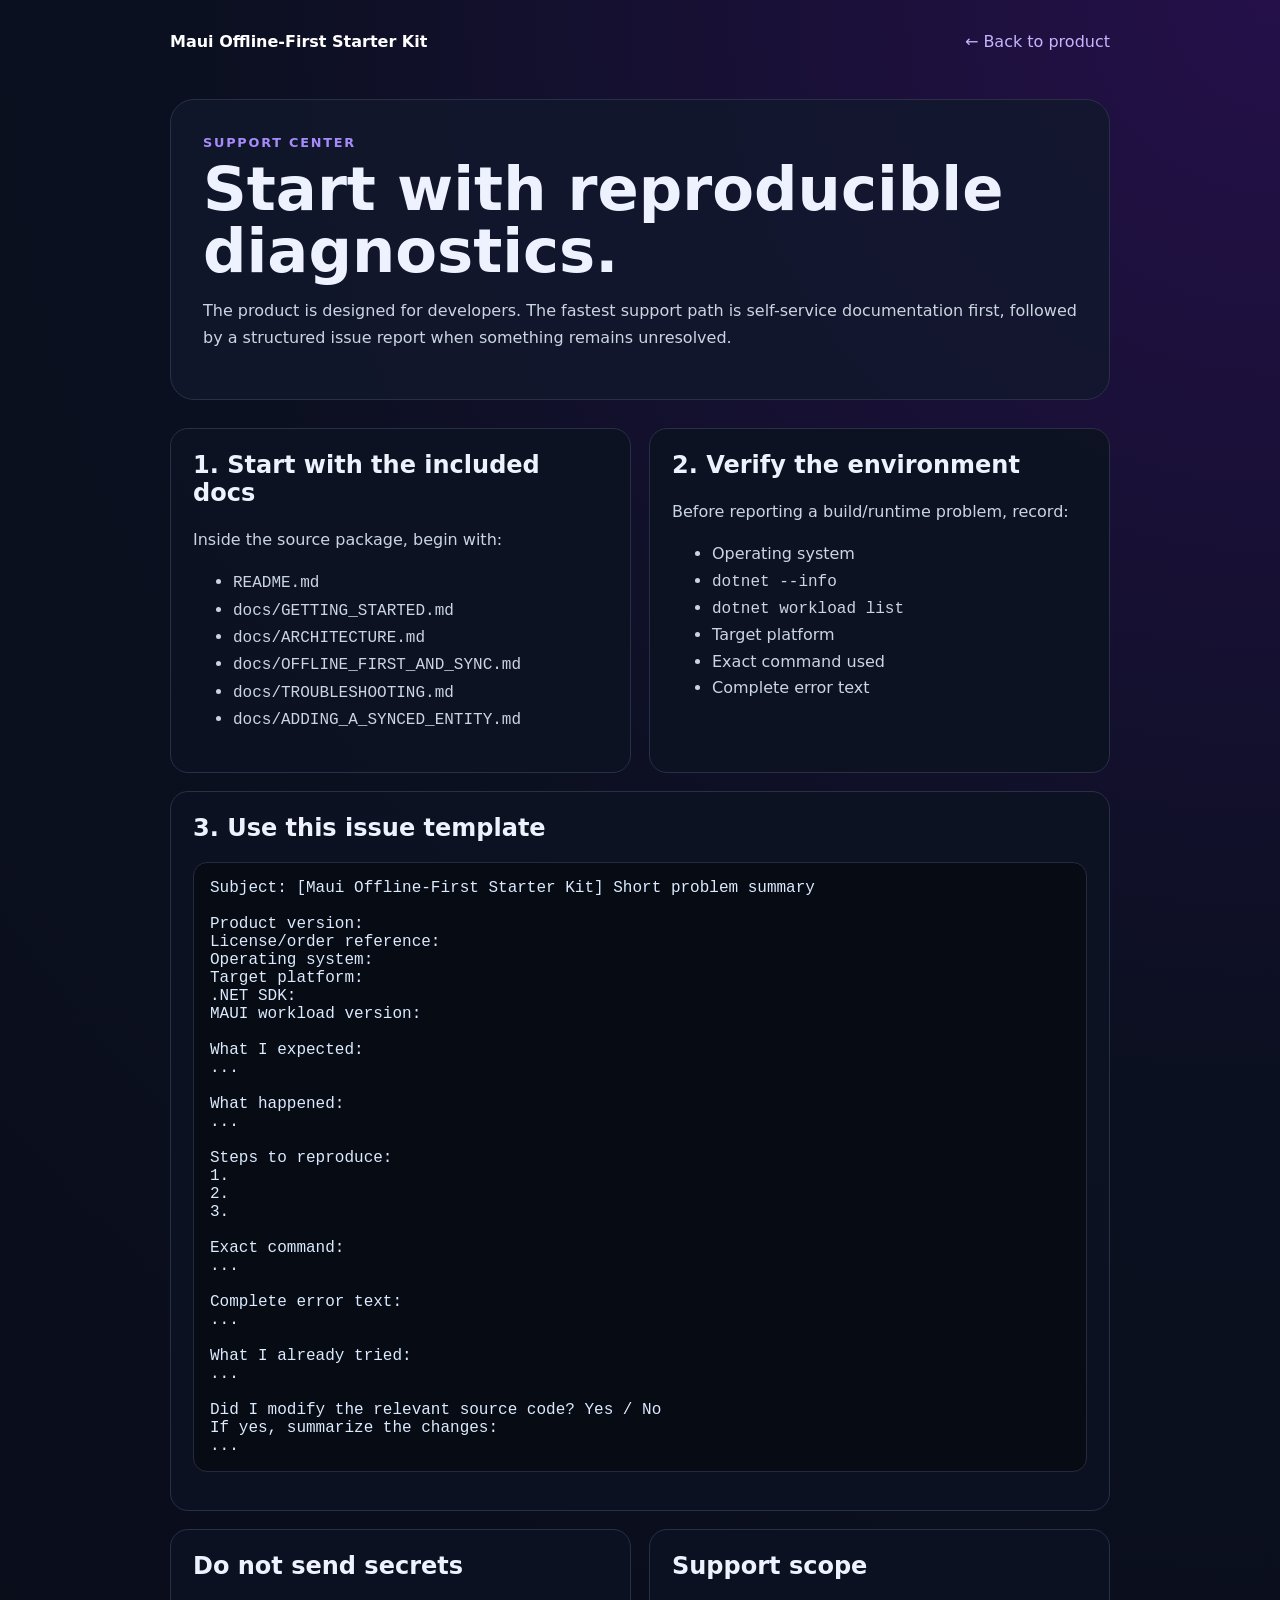
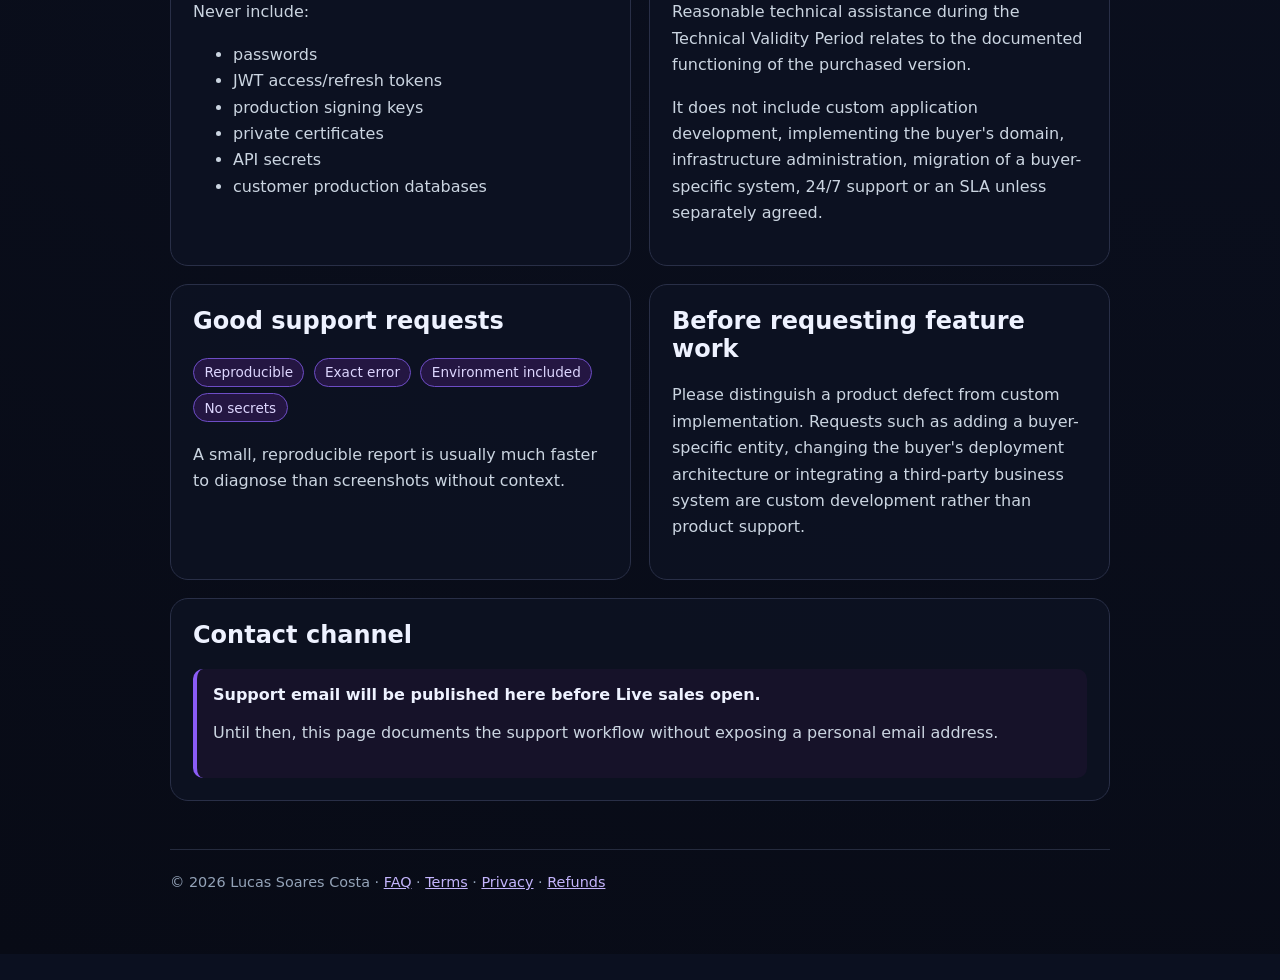
<file: support.html>
<!doctype html>
<html lang="en">

<head>
  <meta charset="utf-8">
  <meta name="viewport" content="width=device-width,initial-scale=1">
  <title>Support — Maui Offline-First Starter Kit</title>
  <meta name="description"
    content="Self-service support and structured troubleshooting for Maui Offline-First Starter Kit.">

  <style>
    :root {
      color-scheme: dark;
      background: #0b1020;
      color: #eef2ff;
      font-family: Inter, ui-sans-serif, system-ui, -apple-system, BlinkMacSystemFont, "Segoe UI", sans-serif
    }

    * {
      box-sizing: border-box
    }

    body {
      margin: 0;
      background: radial-gradient(circle at top right, #25104a 0, #0b1020 38%, #080b16 100%);
      color: #eef2ff
    }

    a {
      color: #c4b5fd
    }

    .wrap {
      max-width: 980px;
      margin: 0 auto;
      padding: 32px 20px 64px
    }

    .top {
      display: flex;
      justify-content: space-between;
      gap: 18px;
      align-items: center;
      margin-bottom: 48px
    }

    .brand {
      font-weight: 800;
      text-decoration: none;
      color: white
    }

    .back {
      text-decoration: none
    }

    .hero {
      padding: 32px;
      border: 1px solid #292f47;
      background: rgba(18, 24, 44, .82);
      border-radius: 24px;
      margin-bottom: 28px
    }

    .eyebrow {
      font-size: .8rem;
      letter-spacing: .14em;
      text-transform: uppercase;
      color: #a78bfa;
      font-weight: 800
    }

    h1 {
      font-size: clamp(2rem, 5vw, 3.8rem);
      line-height: 1.02;
      margin: .45rem 0 1rem
    }

    h2 {
      margin-top: 0
    }

    h3 {
      margin-bottom: .35rem
    }

    p,
    li {
      line-height: 1.65;
      color: #cbd5e1
    }

    .grid {
      display: grid;
      grid-template-columns: repeat(2, minmax(0, 1fr));
      gap: 18px
    }

    .card {
      padding: 22px;
      border: 1px solid #292f47;
      background: rgba(13, 18, 34, .9);
      border-radius: 18px
    }

    .full {
      grid-column: 1/-1
    }

    .tag {
      display: inline-block;
      padding: .35rem .65rem;
      border-radius: 999px;
      background: #241642;
      border: 1px solid #6d4dc5;
      color: #ddd6fe;
      font-size: .85rem;
      margin: .2rem .25rem .2rem 0
    }

    code,
    pre {
      font-family: "SFMono-Regular", Consolas, monospace
    }

    pre {
      white-space: pre-wrap;
      padding: 16px;
      border-radius: 14px;
      background: #070b14;
      border: 1px solid #252b3e;
      color: #dbeafe;
      overflow: auto
    }

    .notice {
      padding: 16px;
      border-left: 4px solid #8b5cf6;
      background: #161229;
      border-radius: 10px
    }

    footer {
      margin-top: 48px;
      padding-top: 24px;
      border-top: 1px solid #252b3e;
      color: #94a3b8;
      font-size: .9rem
    }

    @media(max-width:720px) {
      .grid {
        grid-template-columns: 1fr
      }

      .top {
        align-items: flex-start;
        flex-direction: column
      }
    }
  </style>

</head>

<body>
  <div class="wrap">
    <div class="top">
      <a class="brand" href="index.html">Maui Offline-First Starter Kit</a>
      <a class="back" href="index.html">← Back to product</a>
    </div>

    <section class="hero">
      <span class="eyebrow">Support center</span>
      <h1>Start with reproducible diagnostics.</h1>
      <p>The product is designed for developers. The fastest support path is self-service documentation first, followed
        by a structured issue report when something remains unresolved.</p>
    </section>

    <div class="grid">
      <article class="card">
        <h2>1. Start with the included docs</h2>
        <p>Inside the source package, begin with:</p>
        <ul>
          <li><code>README.md</code></li>
          <li><code>docs/GETTING_STARTED.md</code></li>
          <li><code>docs/ARCHITECTURE.md</code></li>
          <li><code>docs/OFFLINE_FIRST_AND_SYNC.md</code></li>
          <li><code>docs/TROUBLESHOOTING.md</code></li>
          <li><code>docs/ADDING_A_SYNCED_ENTITY.md</code></li>
        </ul>
      </article>

      <article class="card">
        <h2>2. Verify the environment</h2>
        <p>Before reporting a build/runtime problem, record:</p>
        <ul>
          <li>Operating system</li>
          <li><code>dotnet --info</code></li>
          <li><code>dotnet workload list</code></li>
          <li>Target platform</li>
          <li>Exact command used</li>
          <li>Complete error text</li>
        </ul>
      </article>

      <article class="card full">
        <h2>3. Use this issue template</h2>
        <pre>Subject: [Maui Offline-First Starter Kit] Short problem summary

Product version:
License/order reference:
Operating system:
Target platform:
.NET SDK:
MAUI workload version:

What I expected:
...

What happened:
...

Steps to reproduce:
1.
2.
3.

Exact command:
...

Complete error text:
...

What I already tried:
...

Did I modify the relevant source code? Yes / No
If yes, summarize the changes:
...</pre>
      </article>

      <article class="card">
        <h2>Do not send secrets</h2>
        <p>Never include:</p>
        <ul>
          <li>passwords</li>
          <li>JWT access/refresh tokens</li>
          <li>production signing keys</li>
          <li>private certificates</li>
          <li>API secrets</li>
          <li>customer production databases</li>
        </ul>
      </article>

      <article class="card">
        <h2>Support scope</h2>
        <p>Reasonable technical assistance during the Technical Validity Period relates to the documented functioning of
          the purchased version.</p>
        <p>It does not include custom application development, implementing the buyer's domain, infrastructure
          administration, migration of a buyer-specific system, 24/7 support or an SLA unless separately agreed.</p>
      </article>

      <article class="card">
        <h2>Good support requests</h2>
        <span class="tag">Reproducible</span>
        <span class="tag">Exact error</span>
        <span class="tag">Environment included</span>
        <span class="tag">No secrets</span>
        <p>A small, reproducible report is usually much faster to diagnose than screenshots without context.</p>
      </article>

      <article class="card">
        <h2>Before requesting feature work</h2>
        <p>Please distinguish a product defect from custom implementation. Requests such as adding a buyer-specific
          entity, changing the buyer's deployment architecture or integrating a third-party business system are custom
          development rather than product support.</p>
      </article>

      <article class="card full">
        <h2>Contact channel</h2>
        <div class="notice">
          <strong>Support email will be published here before Live sales open.</strong>
          <p>Until then, this page documents the support workflow without exposing a personal email address.</p>
        </div>
      </article>
    </div>

    <footer>
      © 2026 Lucas Soares Costa · <a href="faq.html">FAQ</a> · <a href="terms.html">Terms</a> · <a
        href="privacy.html">Privacy</a> · <a href="refund.html">Refunds</a>
    </footer>
  </div>
</body>

</html>
</file>
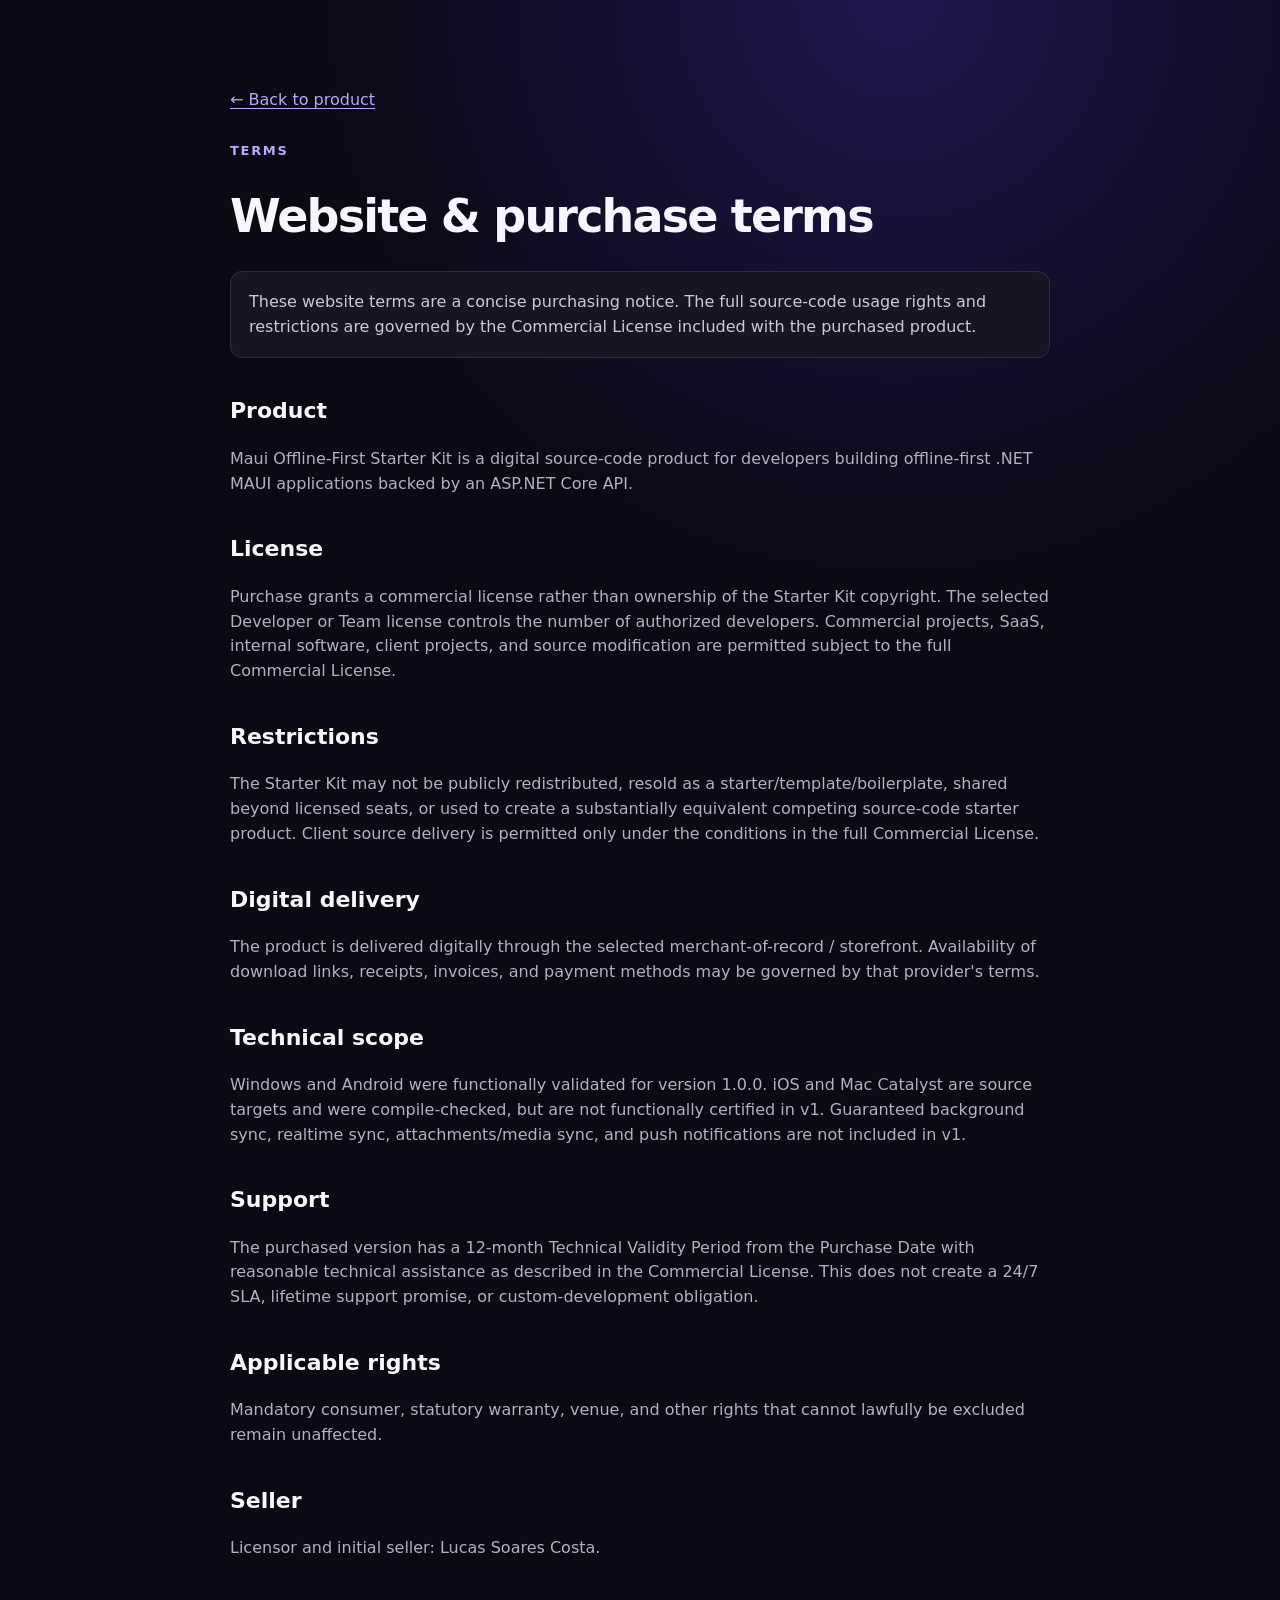
<file: terms.html>
<!doctype html><html lang="en"><head><meta charset="utf-8"><meta name="viewport" content="width=device-width,initial-scale=1"><title>Terms — Maui Offline-First Starter Kit</title><link rel="stylesheet" href="styles.css"></head><body><main class="section"><div class="shell legal"><a class="back-link" href="index.html">← Back to product</a><div class="eyebrow">Terms</div><h1>Website & purchase terms</h1><p class="notice">These website terms are a concise purchasing notice. The full source-code usage rights and restrictions are governed by the Commercial License included with the purchased product.</p><h2>Product</h2><p>Maui Offline-First Starter Kit is a digital source-code product for developers building offline-first .NET MAUI applications backed by an ASP.NET Core API.</p><h2>License</h2><p>Purchase grants a commercial license rather than ownership of the Starter Kit copyright. The selected Developer or Team license controls the number of authorized developers. Commercial projects, SaaS, internal software, client projects, and source modification are permitted subject to the full Commercial License.</p><h2>Restrictions</h2><p>The Starter Kit may not be publicly redistributed, resold as a starter/template/boilerplate, shared beyond licensed seats, or used to create a substantially equivalent competing source-code starter product. Client source delivery is permitted only under the conditions in the full Commercial License.</p><h2>Digital delivery</h2><p>The product is delivered digitally through the selected merchant-of-record / storefront. Availability of download links, receipts, invoices, and payment methods may be governed by that provider's terms.</p><h2>Technical scope</h2><p>Windows and Android were functionally validated for version 1.0.0. iOS and Mac Catalyst are source targets and were compile-checked, but are not functionally certified in v1. Guaranteed background sync, realtime sync, attachments/media sync, and push notifications are not included in v1.</p><h2>Support</h2><p>The purchased version has a 12-month Technical Validity Period from the Purchase Date with reasonable technical assistance as described in the Commercial License. This does not create a 24/7 SLA, lifetime support promise, or custom-development obligation.</p><h2>Applicable rights</h2><p>Mandatory consumer, statutory warranty, venue, and other rights that cannot lawfully be excluded remain unaffected.</p><h2>Seller</h2><p>Licensor and initial seller: Lucas Soares Costa.</p></div></main></body></html>
</file>
<file: styles.css>
:root {
  --bg: #0b0914;
  --bg2: #11101b;
  --panel: #181522;
  --panel2: #211c32;
  --text: #f7f5ff;
  --muted: #aaa3bd;
  --line: #302a46;
  --accent: #b9a7ff;
  --accent2: #6e50ff;
  --green: #55dc9a;
  --shadow: 0 28px 80px rgba(0, 0, 0, .34);
  --radius: 22px;
  --shell: 1180px
}

* {
  box-sizing: border-box
}

html {
  scroll-behavior: smooth
}

body {
  margin: 0;
  background: radial-gradient(circle at 70% 0, #20154d 0, transparent 30%), var(--bg);
  color: var(--text);
  font-family: Inter, ui-sans-serif, system-ui, -apple-system, BlinkMacSystemFont, "Segoe UI", sans-serif;
  line-height: 1.55
}

a {
  color: inherit;
  text-decoration: none
}

img {
  max-width: 100%;
  display: block
}

.shell {
  width: min(var(--shell), calc(100% - 40px));
  margin: auto
}

.container {
  width: min(1120px, calc(100% - 48px));
  margin: 0 auto;
}

.section {
  padding: 88px 0
}

.section-muted {
  background: linear-gradient(180deg, rgba(255, 255, 255, .025), rgba(255, 255, 255, .012));
  border-block: 1px solid rgba(255, 255, 255, .05)
}

.site-header {
  position: sticky;
  top: 0;
  z-index: 50;
  background: rgba(11, 9, 20, .86);
  backdrop-filter: blur(18px);
  border-bottom: 1px solid rgba(255, 255, 255, .06)
}

.nav-wrap {
  height: 72px;
  display: flex;
  align-items: center;
  gap: 28px
}

.brand {
  display: flex;
  align-items: center;
  gap: 11px;
  font-weight: 800;
  letter-spacing: -.02em;
  white-space: nowrap
}

.brand-mark {
  width: 28px;
  height: 28px;
  display: grid;
  grid-template-columns: repeat(3, 1fr);
  gap: 3px;
  align-items: end
}

.brand-mark span {
  border-radius: 6px;
  background: linear-gradient(180deg, var(--accent), var(--accent2))
}

.brand-mark span:nth-child(1) {
  height: 55%
}

.brand-mark span:nth-child(2) {
  height: 100%
}

.brand-mark span:nth-child(3) {
  height: 75%
}

.site-header nav {
  display: flex;
  gap: 22px;
  margin-left: auto;
  color: var(--muted);
  font-size: 14px
}

.site-header nav a:hover,
.footer-links a:hover {
  color: var(--text)
}

.mobile-nav {
  display: none;
  position: relative;
  margin-left: auto
}

.mobile-nav summary {
  min-height: 40px;
  display: inline-flex;
  align-items: center;
  padding: 0 14px;
  border: 1px solid var(--line);
  border-radius: 10px;
  color: var(--text);
  font-size: 14px;
  font-weight: 800;
  cursor: pointer;
  list-style: none
}

.mobile-nav summary::-webkit-details-marker {
  display: none
}

.mobile-nav-panel {
  position: absolute;
  top: calc(100% + 12px);
  right: 0;
  width: min(260px, calc(100vw - 28px));
  display: grid;
  padding: 10px;
  border: 1px solid var(--line);
  border-radius: 14px;
  background: rgba(18, 16, 27, .98);
  box-shadow: var(--shadow)
}

.mobile-nav-panel a {
  padding: 11px 12px;
  border-radius: 8px;
  color: #d7d1e3;
  font-size: 14px
}

.mobile-nav-panel a:hover,
.mobile-nav-panel a:focus-visible {
  background: rgba(185, 167, 255, .1);
  color: var(--text)
}

.button {
  display: inline-flex;
  align-items: center;
  justify-content: center;
  min-height: 48px;
  padding: 0 22px;
  border-radius: 12px;
  background: linear-gradient(135deg, #c0b2ff, #8b70ff);
  color: #171224;
  font-weight: 800;
  border: 1px solid rgba(255, 255, 255, .12);
  box-shadow: 0 12px 30px rgba(115, 80, 255, .25)
}

.button.small {
  min-height: 40px;
  padding: 0 16px;
  font-size: 14px
}

.button.ghost {
  background: transparent;
  color: var(--text);
  border-color: #66598b;
  box-shadow: none
}

.button.disabled {
  opacity: .62;
  cursor: default
}

.hero {
  padding-top: 90px;
  overflow: hidden
}

.hero-grid {
  display: grid;
  grid-template-columns: .95fr 1.05fr;
  gap: 58px;
  align-items: center
}

.badge-row {
  display: flex;
  flex-wrap: wrap;
  gap: 8px;
  margin-bottom: 22px
}

.status-badge {
  display: inline-flex;
  padding: 7px 11px;
  border-radius: 999px;
  background: rgba(85, 220, 154, .12);
  border: 1px solid rgba(85, 220, 154, .3);
  color: #91efbd;
  font-size: 11px;
  text-transform: uppercase;
  letter-spacing: .1em;
  font-weight: 850
}

.status-badge.soft {
  background: rgba(185, 167, 255, .09);
  border-color: rgba(185, 167, 255, .22);
  color: #cfc4ff
}

.eyebrow {
  color: #b9a9ff;
  font-size: 13px;
  text-transform: uppercase;
  letter-spacing: .13em;
  font-weight: 800;
  margin-bottom: 16px
}

.hero h1 {
  font-size: clamp(48px, 5vw, 68px);
  line-height: .98;
  letter-spacing: -.055em;
  margin: 0 0 26px;
  max-width: 780px
}

.hero h1 span {
  background: linear-gradient(100deg, #d0c5ff, #8269ff);
  -webkit-background-clip: text;
  background-clip: text;
  color: transparent
}

.lead {
  font-size: 20px;
  color: #c2bbd0;
  max-width: 680px;
  margin: 0
}

.hero-actions {
  display: flex;
  gap: 12px;
  margin-top: 34px
}

.proof-row {
  display: grid;
  grid-template-columns: repeat(4, 1fr);
  gap: 18px;
  margin-top: 44px;
  padding-top: 28px;
  border-top: 1px solid var(--line)
}

.proof-row div {
  display: flex;
  flex-direction: column
}

.proof-row strong {
  font-size: 17px
}

.proof-row span {
  font-size: 11px;
  color: var(--muted);
  margin-top: 2px
}

.hero-media {
  position: relative;
  border-radius: 24px;
  overflow: hidden;
  border: 1px solid #3d3455;
  background: #151220;
  box-shadow: var(--shadow)
}

.hero-media:before {
  content: "";
  position: absolute;
  inset: -1px;
  background: linear-gradient(135deg, rgba(185, 167, 255, .3), transparent 26%, transparent 76%, rgba(110, 80, 255, .22));
  pointer-events: none;
  border-radius: 24px
}

.hero-media img {
  width: 100%;
  height: auto;
  aspect-ratio: 4/3;
  object-fit: cover
}

.strip {
  border-block: 1px solid var(--line);
  background: #100e1a
}

.strip-grid {
  min-height: 82px;
  display: grid;
  grid-template-columns: repeat(6, 1fr);
  align-items: center;
  gap: 16px;
  color: #c3bbd4;
  font-size: 13px;
  font-weight: 700;
  text-align: center
}

.demo-section {
  background: radial-gradient(circle at 50% 0, rgba(110, 80, 255, .14), transparent 36%)
}

.demo-card {
  display: grid;
  grid-template-columns: 1.15fr .85fr;
  gap: 28px;
  align-items: center;
  max-width: 1040px;
  margin: auto;
  padding: 24px;
  border: 1px solid #433863;
  border-radius: 24px;
  background: linear-gradient(145deg, #191525, #11101b);
  box-shadow: var(--shadow)
}

.demo-preview {
  position: relative;
  overflow: hidden;
  border: 1px solid #40375e;
  border-radius: 16px;
  background: #0d0b18
}

.demo-preview img,
.demo-preview video {
  display: block;
  width: 100%;
  height: auto;
  aspect-ratio: 16/9;
  object-fit: cover
}

.demo-steps {
  display: grid;
  gap: 10px;
  margin: 0;
  padding: 0;
  list-style: none
}

.demo-steps li {
  display: grid;
  grid-template-columns: 42px 1fr;
  gap: 12px;
  align-items: center;
  padding: 13px 14px;
  border: 1px solid var(--line);
  border-radius: 12px;
  background: rgba(255, 255, 255, .025)
}

.demo-steps strong {
  color: var(--accent);
  font-size: 12px;
  letter-spacing: .08em
}

.demo-steps span {
  font-weight: 750
}

.section-heading {
  max-width: 760px;
  margin-bottom: 50px
}

.section-heading.centered {
  text-align: center;
  margin-inline: auto
}

.section-heading h2,
.architecture-grid h2,
.two-col h2,
.faq-layout h2,
.cta-card h2,
.license-grid h2 {
  font-size: clamp(34px, 4vw, 54px);
  line-height: 1.05;
  letter-spacing: -.04em;
  margin: 0 0 18px
}

.section-heading p,
.section-copy {
  color: var(--muted);
  font-size: 18px;
  margin: 0
}

.feature-grid {
  display: grid;
  grid-template-columns: repeat(3, 1fr);
  gap: 16px
}

.feature {
  padding: 26px;
  border: 1px solid var(--line);
  background: linear-gradient(145deg, #191625, #14121f);
  border-radius: 18px
}

.feature b {
  font-size: 12px;
  color: #8d7bc7
}

.feature h3 {
  font-size: 19px;
  margin: 14px 0 9px
}

.feature p {
  color: var(--muted);
  margin: 0;
  font-size: 14px
}

.architecture-grid {
  display: grid;
  grid-template-columns: .95fr 1.05fr;
  gap: 72px;
  align-items: center
}

.check-list {
  list-style: none;
  padding: 0;
  margin: 30px 0 0
}

.check-list li {
  position: relative;
  padding: 10px 0 10px 30px;
  color: #c5bed1
}

.check-list li:before {
  content: "✓";
  position: absolute;
  left: 0;
  color: var(--green);
  font-weight: 900
}

.architecture-card {
  padding: 30px;
  border: 1px solid #3c3455;
  background: #12101b;
  border-radius: 24px;
  box-shadow: var(--shadow)
}

.arch-node {
  padding: 17px 20px;
  text-align: center;
  border: 1px solid #40375e;
  border-radius: 12px;
  background: #1c1829;
  font-weight: 700;
  color: #dcd6e9
}

.arch-node.accent {
  background: linear-gradient(135deg, #342968, #201b43);
  border-color: #725dca;
  color: white
}

.arch-row {
  display: grid;
  grid-template-columns: 1fr 1fr;
  gap: 12px
}

.arch-arrow {
  text-align: center;
  color: #7d6ca8;
  font-size: 22px;
  padding: 8px
}

.gallery-section {
  background: radial-gradient(circle at 10% 10%, rgba(110, 80, 255, .1), transparent 28%)
}

.gallery-grid {
  display: grid;
  grid-template-columns: 1fr 1fr;
  gap: 22px
}

.media-card {
  margin: 0;
  border: 1px solid var(--line);
  background: #14111e;
  border-radius: 20px;
  overflow: hidden;
  box-shadow: 0 24px 55px rgba(0, 0, 0, .24)
}

.media-card-wide {
  grid-column: 1/-1
}

.media-card img {
  width: 100%;
  height: auto;
  aspect-ratio: 4/3;
  object-fit: cover;
  background: #0d0b18
}

.media-card figcaption {
  display: flex;
  flex-direction: column;
  gap: 5px;
  padding: 18px 20px 20px
}

.media-card figcaption strong {
  font-size: 16px
}

.media-card figcaption span {
  font-size: 13px;
  color: var(--muted)
}

.two-col {
  display: grid;
  grid-template-columns: .75fr 1.25fr;
  gap: 70px
}

.deliverables {
  display: grid;
  grid-template-columns: 1fr 1fr;
  gap: 10px
}

.deliverables div {
  padding: 15px 16px;
  border-radius: 11px;
  background: #1b1828;
  border: 1px solid #302a43;
  color: #d3cddd;
  font-size: 14px
}

.deliverables div:before {
  content: "✓";
  color: var(--green);
  margin-right: 9px;
  font-weight: 900
}

.confidence-section {
  background: radial-gradient(circle at 50% 0, rgba(85, 220, 154, .08), transparent 35%)
}

.confidence-grid {
  display: grid;
  grid-template-columns: repeat(4, 1fr);
  gap: 14px
}

.confidence-grid article {
  padding: 28px 24px;
  border: 1px solid var(--line);
  border-radius: 18px;
  background: #151220;
  text-align: center
}

.confidence-grid strong {
  display: block;
  font-size: 25px;
  letter-spacing: -.03em
}

.confidence-grid span {
  display: block;
  color: var(--muted);
  font-size: 12px;
  margin-top: 7px
}

.platform-note {
  max-width: 800px;
  margin: 22px auto 0;
  color: var(--muted);
  text-align: center;
  font-size: 13px
}

.platform-grid {
  display: grid;
  grid-template-columns: repeat(4, 1fr);
  gap: 14px
}

.platform-card {
  padding: 25px;
  border: 1px solid var(--line);
  border-radius: 18px;
  background: var(--panel)
}

.platform-card span {
  font-size: 11px;
  text-transform: uppercase;
  letter-spacing: .12em;
  color: #9289a7;
  font-weight: 800
}

.platform-card.good span {
  color: var(--green)
}

.platform-card h3 {
  margin: 12px 0 7px;
  font-size: 22px
}

.platform-card p {
  margin: 0;
  color: var(--muted);
  font-size: 13px
}

.license-section {
  background: radial-gradient(circle at 80% 30%, rgba(118, 83, 255, .16), transparent 28%)
}

.license-grid {
  display: grid;
  grid-template-columns: .8fr 1.2fr;
  gap: 70px;
  align-items: start
}

.license-points {
  display: grid;
  grid-template-columns: 1fr 1fr;
  gap: 12px
}

.license-points div {
  padding: 18px;
  border: 1px solid var(--line);
  border-radius: 14px;
  background: #171421
}

.license-points strong {
  display: block;
  color: #d9d1ff;
  font-size: 12px;
  text-transform: uppercase;
  letter-spacing: .08em;
  margin-bottom: 6px
}

.license-points span {
  display: block;
  color: #b8b1c5;
  font-size: 13px
}

.pricing-section {
  background: radial-gradient(circle at 50% 0, rgba(118, 83, 255, .22), transparent 34%)
}

.pricing-grid {
  display: grid;
  grid-template-columns: 1fr 1fr;
  gap: 18px;
  max-width: 840px;
  margin: auto
}

.price-card {
  padding: 34px;
  border: 1px solid var(--line);
  border-radius: 22px;
  background: #151220
}

.price-card.featured {
  border-color: #8f78e8;
  background: linear-gradient(155deg, #20183e, #151220)
}

.price-label {
  text-transform: uppercase;
  letter-spacing: .12em;
  font-size: 12px;
  color: #b5a7e8;
  font-weight: 800
}

.price {
  font-size: 60px;
  font-weight: 850;
  line-height: 1;
  margin: 22px 0 14px;
  letter-spacing: -.05em
}

.price span {
  font-size: 25px;
  vertical-align: top;
  margin-right: 3px
}

.price-card>p {
  color: var(--muted)
}

.price-card ul {
  list-style: none;
  padding: 0;
  margin: 26px 0
}

.price-card li {
  padding: 7px 0;
  color: #d6d0df;
  font-size: 14px
}

.price-card li:before {
  content: "✓";
  color: var(--green);
  font-weight: 900;
  margin-right: 10px
}

.price-card .button {
  width: 100%;
  margin-top: 6px
}

.pricing-lead + p {
  margin-top: 10px
}

.availability-note {
  min-height: 48px;
  display: flex;
  align-items: center;
  justify-content: center;
  margin-top: 6px;
  padding: 10px 14px;
  border: 1px solid #4a405f;
  border-radius: 12px;
  background: rgba(255, 255, 255, .025);
  color: #c4bdd0;
  text-align: center;
  font-size: 13px;
  font-weight: 750
}


.live-status {
  display: inline-flex;
  align-items: center;
  gap: 8px;
  margin: 0 auto 12px;
  padding: 7px 11px;
  border: 1px solid rgba(85, 220, 154, .3);
  border-radius: 999px;
  background: rgba(85, 220, 154, .1);
  color: #91efbd;
  font-size: 11px;
  font-weight: 850;
  letter-spacing: .08em;
  text-transform: uppercase
}

.live-dot {
  width: 7px;
  height: 7px;
  border-radius: 50%;
  background: var(--green);
  box-shadow: 0 0 0 4px rgba(85, 220, 154, .12)
}

.purchase-button {
  width: 100%;
  margin-top: 6px
}

.checkout-note {
  max-width: 830px;
  margin: 22px auto 0;
  text-align: center;
  color: #b8b1c5;
  font-size: 13px
}

.license-note {
  max-width: 830px;
  margin: 24px auto 0;
  text-align: center;
  color: #92899f;
  font-size: 12px
}

.license-note a {
  color: #c7baff;
  text-decoration: underline;
  text-underline-offset: 3px
}

.faq-layout {
  display: grid;
  grid-template-columns: .7fr 1.3fr;
  gap: 80px
}

.faq-list details {
  border-top: 1px solid var(--line);
  padding: 22px 0
}

.faq-list details:last-child {
  border-bottom: 1px solid var(--line)
}

.faq-list summary {
  font-weight: 750;
  cursor: pointer;
  list-style: none
}

.faq-list summary::-webkit-details-marker {
  display: none
}

.faq-list summary:after {
  content: "+";
  float: right;
  color: #a997ef;
  font-size: 20px
}

.faq-list details[open] summary:after {
  content: "−"
}

.faq-list p {
  color: var(--muted);
  margin: 13px 40px 0 0;
  font-size: 14px
}

.cta-card {
  display: flex;
  align-items: center;
  justify-content: space-between;
  gap: 40px;
  padding: 42px;
  border: 1px solid #4e407c;
  border-radius: 26px;
  background: linear-gradient(135deg, #23184c, #171323)
}

.cta-card h2 {
  max-width: 750px;
  font-size: 42px
}

.cta-card p {
  margin: 0;
  color: var(--muted);
  max-width: 720px
}

.section-support {
  padding: 96px 0;
}

.section-support .section-heading {
  max-width: 760px;
  margin-bottom: 0
}

.section-support .cta-row {
  display: flex;
  gap: 16px;
  flex-wrap: wrap
}

.support-grid {
  display: grid;
  grid-template-columns: minmax(0, 1fr) auto;
  gap: 48px;
  align-items: end
}

.final-cta {
  padding-top: 80px
}

footer {
  padding: 45px 0 55px;
  border-top: 1px solid var(--line);
  background: #08070d
}

.footer-grid {
  display: grid;
  grid-template-columns: 1fr auto;
  gap: 22px;
  align-items: center
}

.footer-brand {
  font-size: 15px
}

.footer-grid p {
  color: var(--muted);
  font-size: 12px;
  margin: 8px 0 0
}

.footer-links {
  display: flex;
  gap: 22px;
  color: #aaa2b8;
  font-size: 13px
}

.copyright {
  grid-column: 1/-1;
  color: #696273;
  font-size: 11px;
  padding-top: 18px;
  border-top: 1px solid #211d2d
}

.legal {
  max-width: 820px;
  margin: auto
}

.legal h1 {
  font-size: 46px;
  line-height: 1.05;
  letter-spacing: -.04em
}

.legal h2 {
  margin-top: 36px;
  font-size: 22px
}

.legal p,
.legal li {
  color: #b6afc2
}

.legal .notice {
  padding: 18px;
  border: 1px solid var(--line);
  border-radius: 12px;
  background: var(--panel);
  color: #cfc8da
}

.legal a {
  text-decoration: underline;
  text-underline-offset: 3px
}

.back-link {
  display: inline-block;
  margin-bottom: 28px;
  color: #b6a7ff
}

@media(max-width:1040px) {
  .site-header nav {
    display: none
  }

  .mobile-nav {
    display: block
  }

  .hero-grid,
  .architecture-grid,
  .two-col,
  .faq-layout,
  .license-grid,
  .demo-card,
  .support-grid {
    grid-template-columns: 1fr
  }

  .support-grid {
    gap: 24px;
    align-items: start
  }

  .proof-row {
    grid-template-columns: repeat(2, 1fr)
  }

  .strip-grid {
    grid-template-columns: repeat(3, 1fr);
    padding: 18px 0
  }

  .feature-grid {
    grid-template-columns: 1fr 1fr
  }

  .platform-grid,
  .confidence-grid {
    grid-template-columns: 1fr 1fr
  }

  .faq-layout {
    gap: 20px
  }
}

@media(max-width:720px) {
  .shell,
  .container {
    width: min(100% - 32px, var(--shell))
  }

  .section {
    padding: 60px 0
  }

  .nav-wrap {
    gap: 12px
  }

  .header-cta {
    display: none
  }

  .hero {
    padding-top: 58px
  }

  .hero h1 {
    font-size: clamp(42px, 13vw, 52px)
  }

  .lead {
    font-size: 17px
  }

  .hero-actions {
    flex-direction: column;
    align-items: stretch
  }

  .proof-row {
    grid-template-columns: 1fr 1fr;
    gap: 16px
  }

  .strip-grid {
    grid-template-columns: 1fr 1fr;
    font-size: 12px
  }

  .feature-grid,
  .pricing-grid,
  .platform-grid,
  .confidence-grid,
  .license-points {
    grid-template-columns: 1fr
  }

  .gallery-grid {
    grid-template-columns: 1fr
  }

  .media-card-wide {
    grid-column: auto
  }

  .deliverables {
    grid-template-columns: 1fr
  }

  .cta-card {
    flex-direction: column;
    align-items: flex-start;
    padding: 30px
  }

  .footer-grid {
    grid-template-columns: 1fr
  }

  .footer-links {
    flex-wrap: wrap
  }

  .copyright {
    grid-column: auto
  }

  .price {
    font-size: 52px
  }

  .hero-media {
    border-radius: 18px
  }

  .demo-card {
    padding: 14px;
    border-radius: 18px
  }

  .section-support .cta-row {
    display: grid;
    grid-template-columns: 1fr
  }

  .section-support .button {
    width: 100%
  }
}

@media(max-width:340px) {
  .brand-name {
    display: none
  }
}
</file>
